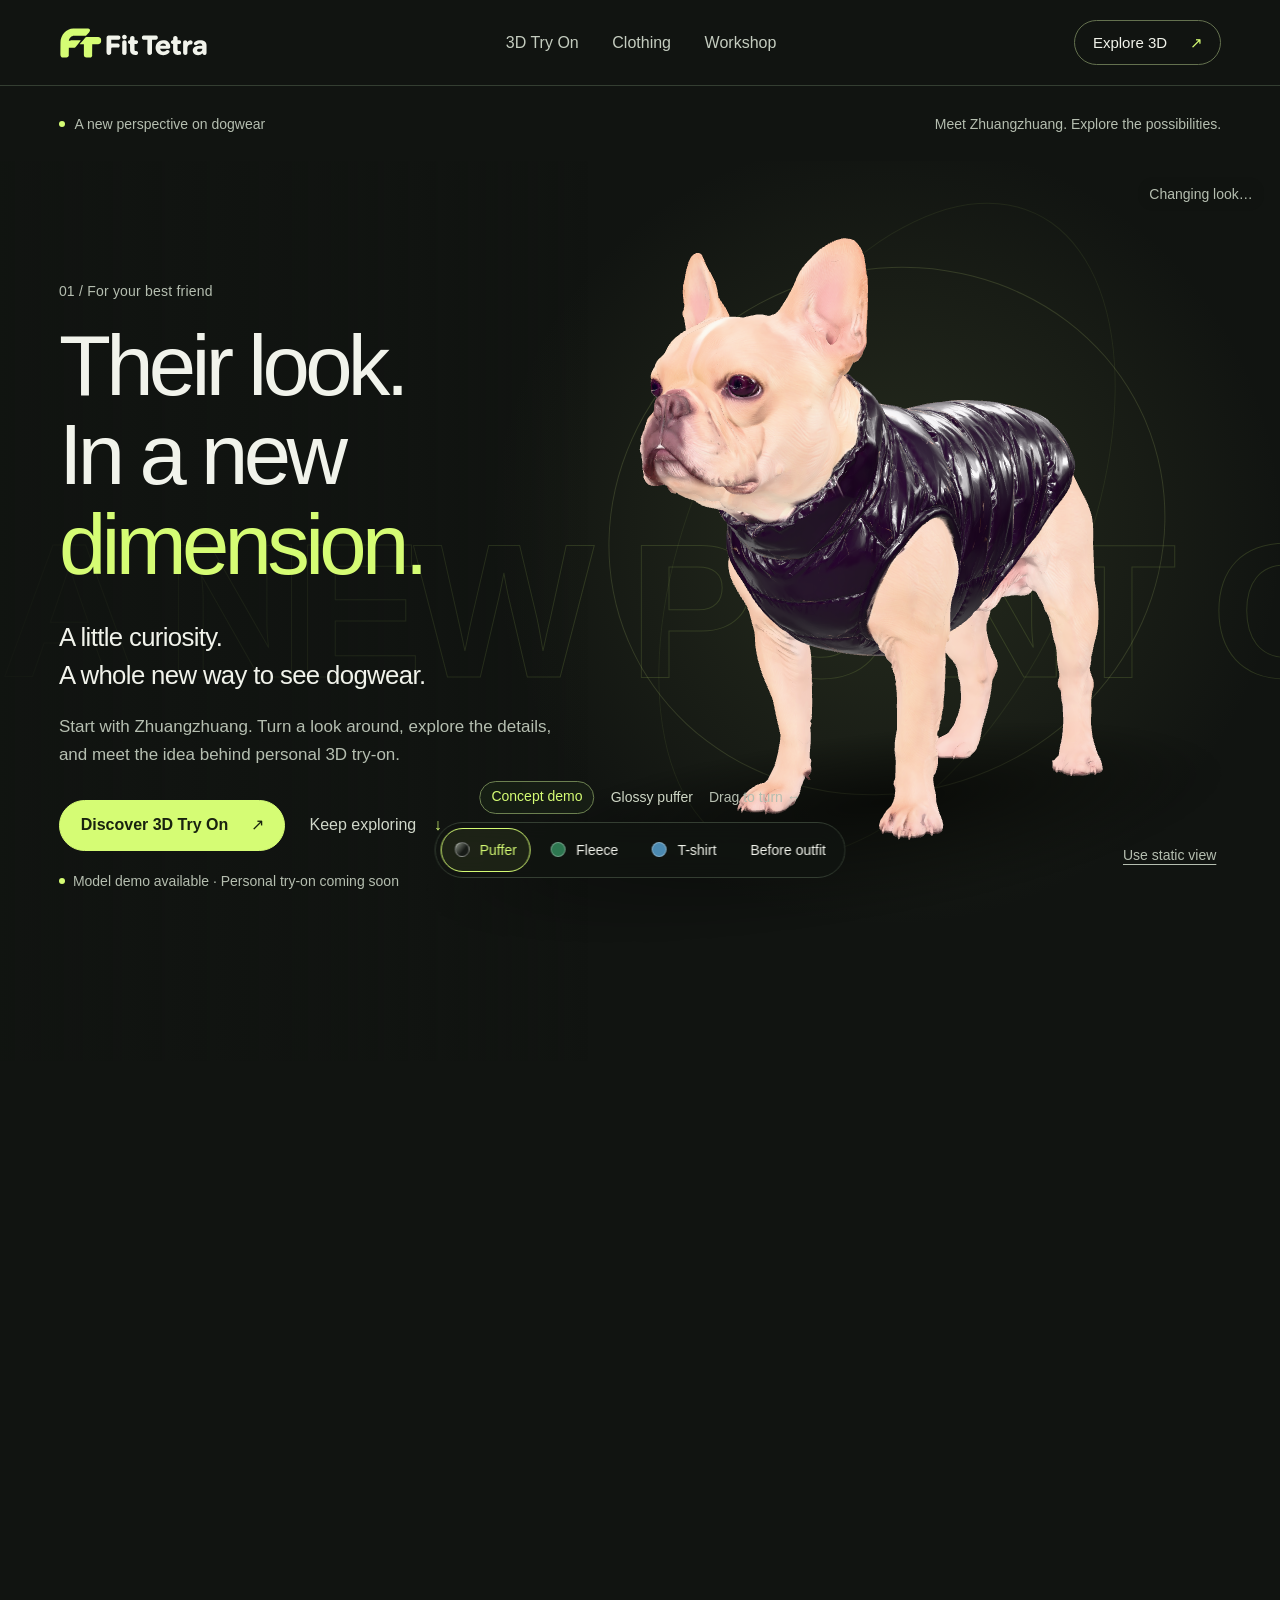
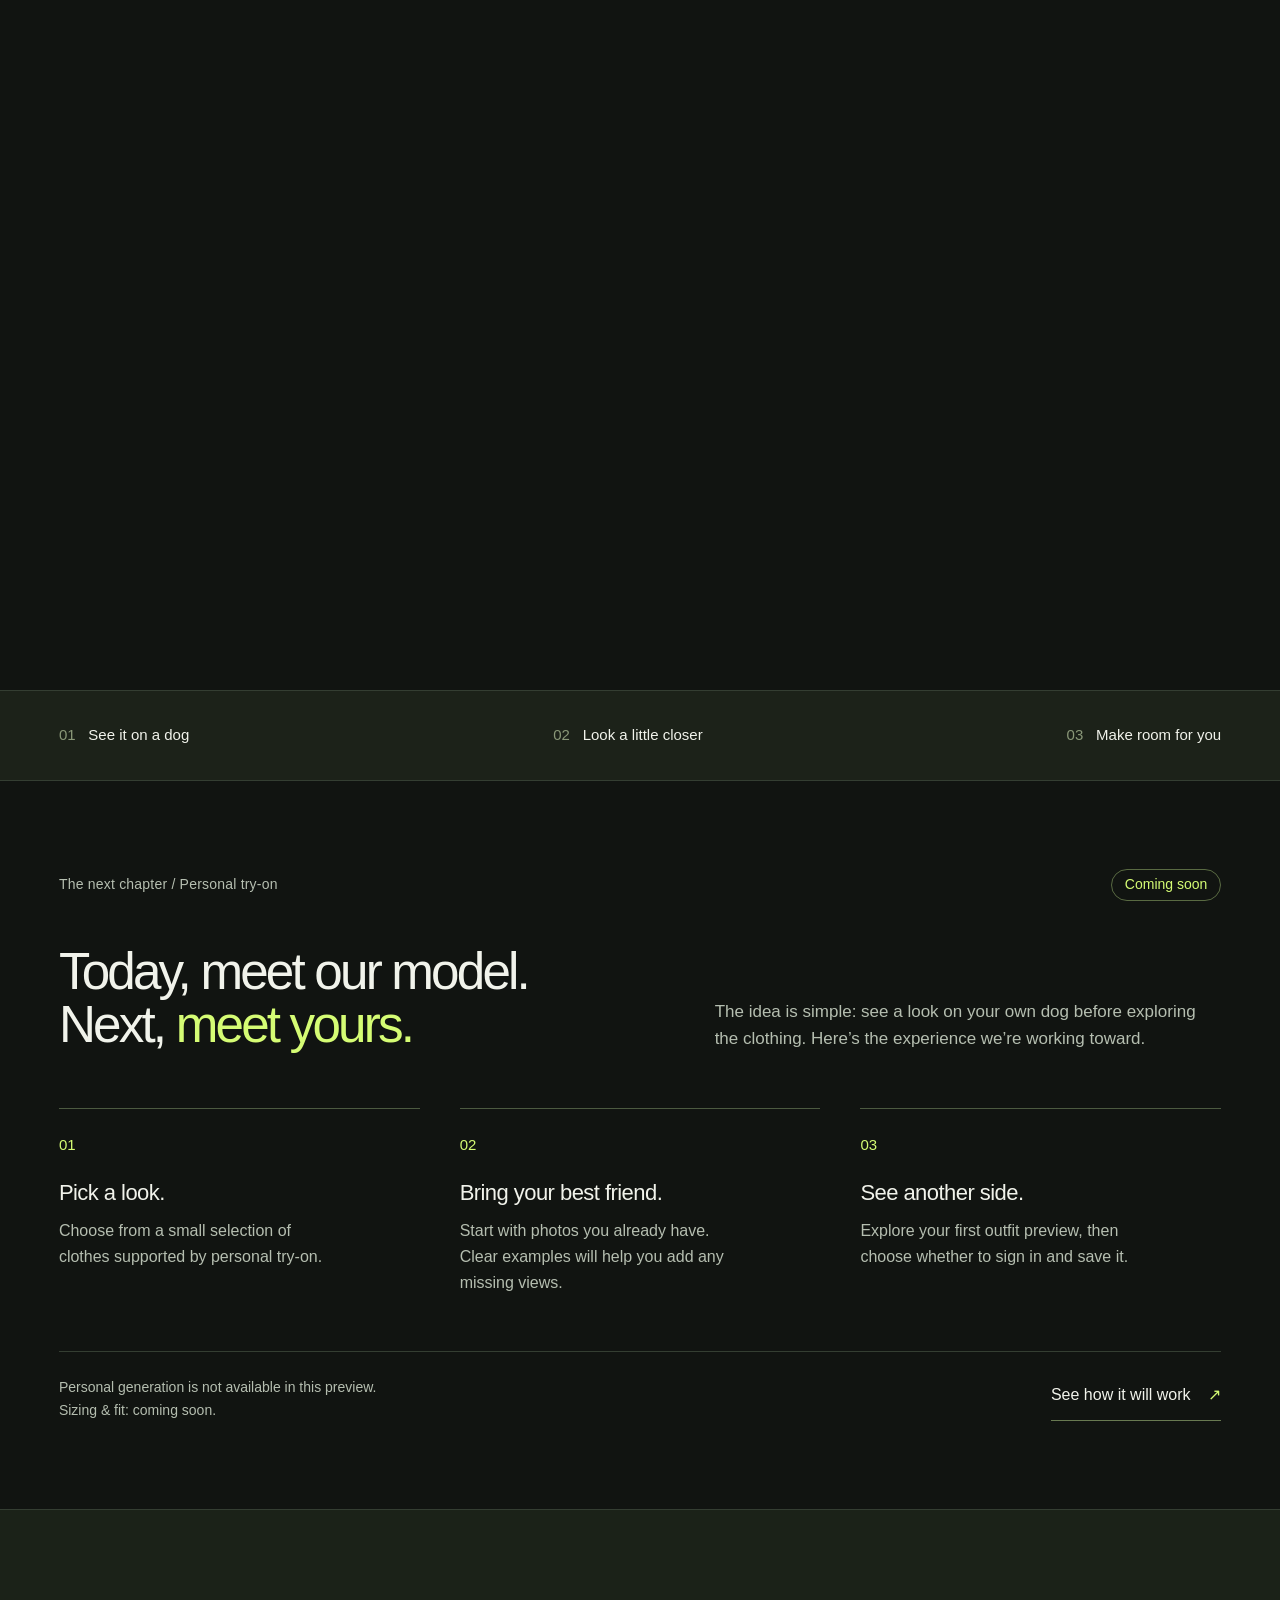
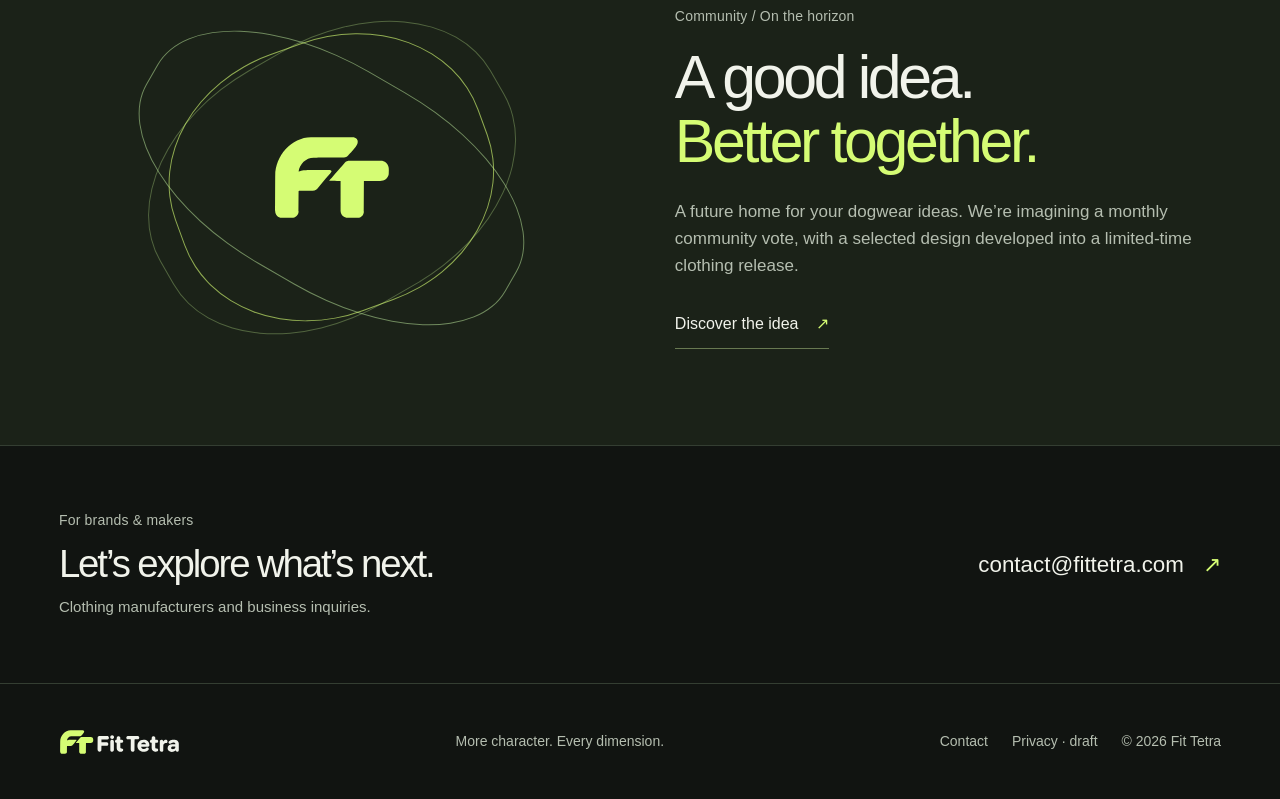
<file: index.html>
<!doctype html><html lang="en" class="no-js"><head>
<meta charset="utf-8"><meta name="viewport" content="width=device-width, initial-scale=1"><meta name="robots" content="noindex"><meta name="theme-color" content="#111411">
<title>Their look. In a new dimension. — Fit Tetra</title><meta name="description" content="Explore three interactive dogwear concepts with Zhuangzhuang. Personal 3D try-on, clothing and DIY are the next chapter.">
<link rel="icon" href="./favicon-32.png" sizes="32x32" type="image/png"><link rel="icon" href="./favicon.svg" type="image/svg+xml"><link rel="apple-touch-icon" href="./apple-touch-icon.png"><link rel="stylesheet" href="./styles.css"><script type="importmap">{"imports":{"three":"./vendor/three-0.183.2/build/three.module.min.js","three/addons/":"./vendor/three-0.183.2/addons/"}}</script><script type="module" src="./app.js"></script></head><body>
<a class="skip" href="#main">Skip to content</a>
<header class="header"><a class="brand" href="./" aria-label="Fit Tetra home"><img src="./brand/fit-tetra-logo.svg" alt="" width="149" height="32"></a><nav aria-label="Main navigation"><a href="./try-on.html">3D Try On</a><a href="./clothing.html">Clothing</a><a href="./workshop.html">Workshop</a></nav><a class="nav-cta" href="#explore">Explore 3D <span aria-hidden="true">↗</span></a></header>
<main id="main"><div class="intro-line wrap"><span><i class="live-dot" aria-hidden="true"></i> A new perspective on dogwear</span><span class="subtle">Meet Zhuangzhuang. Explore the possibilities.</span></div><section class="wardrobe-story wrap" aria-label="Three ideas, one wardrobe" data-wardrobe-story><div class="story-copies"><article class="story-copy" data-story-step="0" id="explore"><span class="eyebrow">01 / For your best friend</span><h1 id="hero-title">Their look.<br>In a new<br><em>dimension.</em></h1><p class="lead">A little curiosity.<br>A whole new way to see dogwear.</p><p>Start with Zhuangzhuang. Turn a look around, explore the details, and meet the idea behind personal 3D try-on.</p><div class="actions"><a class="button primary" href="./try-on.html">Discover 3D Try On <span aria-hidden="true">↗</span></a><a class="quiet-link" href="#for-brands">Keep exploring <span aria-hidden="true">↓</span></a></div><p class="availability"><span class="tiny-dot" aria-hidden="true"></span> Model demo available · Personal try-on coming soon</p></article><article class="story-copy" data-story-step="1" id="for-brands"><span class="eyebrow">02 / A closer look, before the cart</span><h2 id="brands-title">More detail.<br>More to<br><em>discover.</em></h2><p class="lead">From the first impression<br>to the folds in the fleece.</p><p>There’s more to a piece of clothing than a front-facing photo. Explore its shape and texture from another angle.</p><a class="text-link" href="./clothing.html">Meet the clothing concepts <span aria-hidden="true">↗</span></a><aside class="maker-note"><span class="eyebrow">For brands &amp; makers</span><p>We’re exploring how 3D previews can help people understand dogwear before they buy.</p><a href="./contact.html">Talk to Fit Tetra <span aria-hidden="true">↗</span></a></aside></article><article class="story-copy" data-story-step="2" id="make-it-yours"><span class="eyebrow">03 / A little more you</span><h2 id="diy-title">Their character.<br>Your creative<br><em>streak.</em></h2><p class="lead">For the looks you discover.<br>And the ones you dream up.</p><p>We’re building toward two ways to explore dogwear: a curated clothing collection and a workshop for your own ideas.</p><div class="actions"><a class="button primary" href="./workshop.html">Inside the Workshop <span aria-hidden="true">↗</span></a><a class="quiet-link" href="./clothing.html">Explore clothing</a></div><p class="availability">DIY tools &amp; shopping are coming soon.</p></article></div><div class="chapter-art wardrobe-panel">
      <div class="model-stage" data-stage data-model="0" tabindex="0" role="group" aria-label="Concept demo: Zhuangzhuang in a black glossy puffer jacket">
        <div class="orbit" aria-hidden="true"></div><div class="orbit orbit-two" aria-hidden="true"></div>
        <span class="model-backword" aria-hidden="true"><span>A new point of view — A new point of view — </span></span><div class="ground-glow" aria-hidden="true"></div>
        <img class="model-poster" src="./assets/v2/posters/zhuangzhuang-standing-black-puffer.webp" width="1600" height="1200" fetchpriority="high" alt="Zhuangzhuang, a cream French bulldog in a black glossy puffer jacket.">
        <div class="canvas-slot" aria-hidden="true"></div>
        <div class="model-caption"><span class="concept-tag">Concept demo</span><span data-model-label>01 — Glossy puffer</span><span class="drag-hint" aria-hidden="true">Drag to turn ↔</span></div>
      </div>
      <div class="look-picker wardrobe-picker" role="group" aria-label="Choose a concept outfit"><button data-look="0" aria-pressed="true" type="button"><span class="swatch black"></span>Puffer</button><button data-look="1" aria-pressed="false" type="button"><span class="swatch green"></span>Fleece</button><button data-look="2" aria-pressed="false" type="button"><span class="swatch blue"></span>T-shirt</button><button data-look="3" aria-pressed="false" type="button">Before outfit</button></div><div class="stage-toolbar"><button class="static-toggle" type="button" hidden>Use static view</button></div>
      <p class="stage-status" role="status">Static preview. Enable JavaScript for interactive 3D.</p>
    </div></section><nav class="chapter-navigation wrap" aria-label="Explore our three ideas"><a href="#explore"><span>01</span> See it on a dog</a><a href="#for-brands"><span>02</span> Look a little closer</a><a href="#make-it-yours"><span>03</span> Make room for you</a></nav><section class="how-section wrap" aria-labelledby="how-title"><div class="section-top"><span class="eyebrow">The next chapter / Personal try-on</span><span class="coming">Coming soon</span></div><div class="section-intro"><h2 id="how-title">Today, meet our model.<br>Next, <em>meet yours.</em></h2><p>The idea is simple: see a look on your own dog before exploring the clothing. Here’s the experience we’re working toward.</p></div><ol class="steps"><li><span class="step-number">01</span><h3>Pick a look.</h3><p>Choose from a small selection of clothes supported by personal try-on.</p></li><li><span class="step-number">02</span><h3>Bring your best friend.</h3><p>Start with photos you already have. Clear examples will help you add any missing views.</p></li><li><span class="step-number">03</span><h3>See another side.</h3><p>Explore your first outfit preview, then choose whether to sign in and save it.</p></li></ol><div class="section-foot"><p>Personal generation is not available in this preview. Sizing &amp; fit: coming soon.</p><a class="text-link" href="./try-on.html#how-it-will-work">See how it will work <span aria-hidden="true">↗</span></a></div></section>
<section class="community-section wrap" id="community" aria-labelledby="community-title"><div class="community-art" aria-hidden="true"><span class="thread thread-a"></span><span class="thread thread-b"></span><span class="thread thread-c"></span><span class="thread-center"><img src="./brand/fit-tetra-symbol.svg" alt="" width="125" height="90"></span></div><div><span class="eyebrow">Community / On the horizon</span><h2 id="community-title">A good idea.<br><em>Better together.</em></h2><p>A future home for your dogwear ideas. We’re imagining a monthly community vote, with a selected design developed into a limited-time clothing release.</p><a class="text-link" href="./workshop.html#community-drop">Discover the idea <span aria-hidden="true">↗</span></a></div></section><aside class="business wrap"><div><span class="eyebrow">For brands &amp; makers</span><h2>Let’s explore what’s next.</h2><p>Clothing manufacturers and business inquiries.</p></div><a class="contact-link" href="mailto:contact@fittetra.com">contact@fittetra.com <span aria-hidden="true">↗</span></a></aside></main>
<footer class="footer wrap"><a class="brand" href="./" aria-label="Fit Tetra home"><img src="./brand/fit-tetra-logo.svg" alt="" width="121" height="26"></a><span>More character. Every dimension.</span><nav aria-label="Footer"><a href="./contact.html">Contact</a><a href="./privacy.html">Privacy · draft</a><span>© 2026 Fit Tetra</span></nav></footer>
</body></html>
</file>
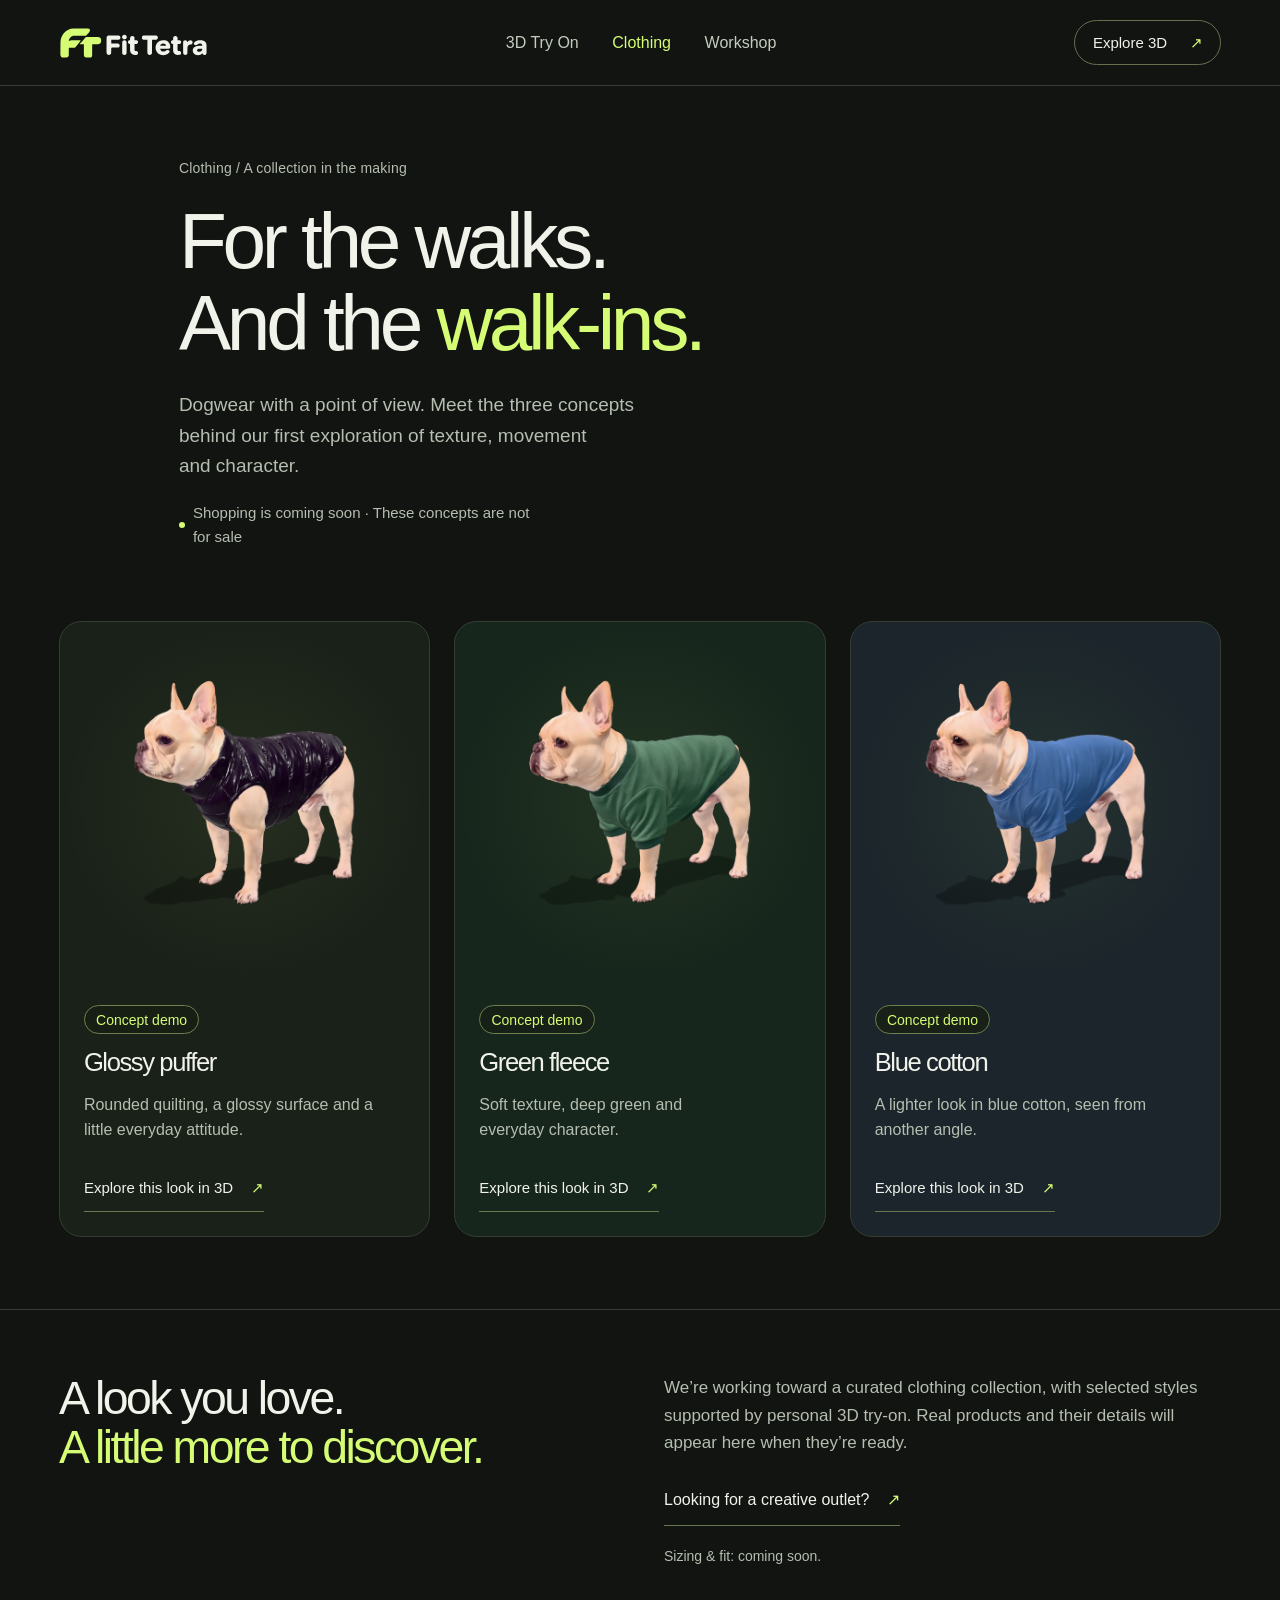
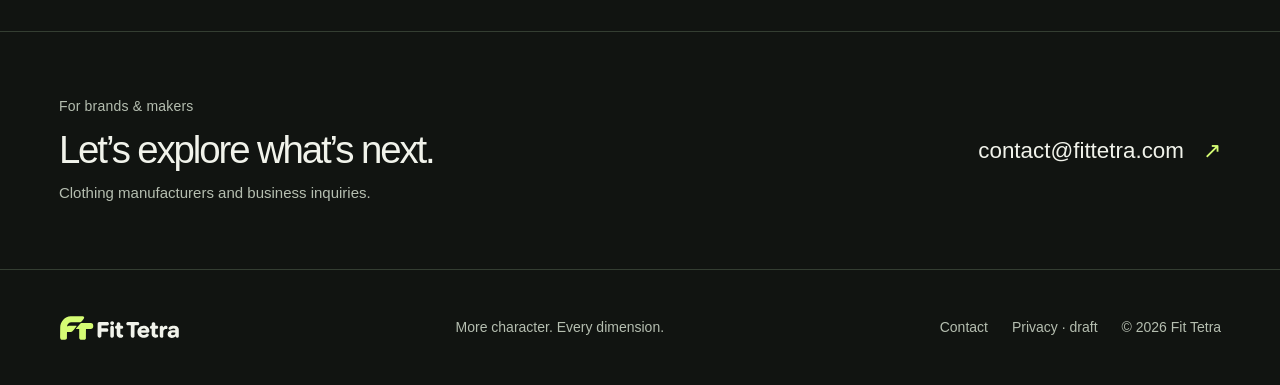
<file: clothing.html>
<!doctype html><html lang="en" class="no-js"><head>
<meta charset="utf-8"><meta name="viewport" content="width=device-width, initial-scale=1"><meta name="robots" content="noindex"><meta name="theme-color" content="#111411">
<title>Clothing concepts — Fit Tetra</title><meta name="description" content="Discover Fit Tetra’s three dogwear concepts. Clothing and shopping are coming soon.">
<link rel="icon" href="./favicon-32.png" sizes="32x32" type="image/png"><link rel="icon" href="./favicon.svg" type="image/svg+xml"><link rel="apple-touch-icon" href="./apple-touch-icon.png"><link rel="stylesheet" href="./styles.css"></head><body>
<a class="skip" href="#main">Skip to content</a>
<header class="header"><a class="brand" href="./" aria-label="Fit Tetra home"><img src="./brand/fit-tetra-logo.svg" alt="" width="149" height="32"></a><nav aria-label="Main navigation"><a href="./try-on.html">3D Try On</a><a href="./clothing.html" aria-current="page">Clothing</a><a href="./workshop.html">Workshop</a></nav><a class="nav-cta" href="./try-on.html#demo">Explore 3D <span aria-hidden="true">↗</span></a></header>
<main id="main"><div class="page-intro wrap"><span class="eyebrow">Clothing / A collection in the making</span><h1>For the walks.<br>And the <em>walk-ins.</em></h1><p>Dogwear with a point of view. Meet the three concepts behind our first exploration of texture, movement and character.</p><p class="availability"><span class="tiny-dot" aria-hidden="true"></span> Shopping is coming soon · These concepts are not for sale</p></div><div class="concept-grid wrap"><article class="concept-card"><div class="concept-card-image"><img src="./assets/v2/posters/zhuangzhuang-standing-black-puffer.webp" width="1600" height="1200" alt="Zhuangzhuang in a black glossy puffer jacket." fetchpriority="high"></div><div class="concept-card-content"><span class="concept-tag">Concept demo</span><h2>Glossy puffer</h2><p>Rounded quilting, a glossy surface and a little everyday attitude.</p><a class="text-link" href="./try-on.html?look=0#demo">Explore this look in 3D <span aria-hidden="true">↗</span></a></div></article><article class="concept-card"><div class="concept-card-image"><img src="./assets/v2/posters/zhuangzhuang-standing-green-fleece.webp" width="1600" height="1200" alt="Zhuangzhuang in a green fleece baseball jacket." loading="lazy"></div><div class="concept-card-content"><span class="concept-tag">Concept demo</span><h2>Green fleece</h2><p>Soft texture, deep green and everyday character.</p><a class="text-link" href="./try-on.html?look=1#demo">Explore this look in 3D <span aria-hidden="true">↗</span></a></div></article><article class="concept-card"><div class="concept-card-image"><img src="./assets/v2/posters/zhuangzhuang-standing-blue-tee.webp" width="1600" height="1200" alt="Zhuangzhuang in a blue cotton T-shirt." loading="lazy"></div><div class="concept-card-content"><span class="concept-tag">Concept demo</span><h2>Blue cotton</h2><p>A lighter look in blue cotton, seen from another angle.</p><a class="text-link" href="./try-on.html?look=2#demo">Explore this look in 3D <span aria-hidden="true">↗</span></a></div></article></div><section class="wide-statement wrap"><h2>A look you love.<br><em>A little more to discover.</em></h2><div><p>We’re working toward a curated clothing collection, with selected styles supported by personal 3D try-on. Real products and their details will appear here when they’re ready.</p><a class="text-link" href="./workshop.html">Looking for a creative outlet? <span aria-hidden="true">↗</span></a><p class="availability">Sizing &amp; fit: coming soon.</p></div></section><aside class="business wrap"><div><span class="eyebrow">For brands &amp; makers</span><h2>Let’s explore what’s next.</h2><p>Clothing manufacturers and business inquiries.</p></div><a class="contact-link" href="mailto:contact@fittetra.com">contact@fittetra.com <span aria-hidden="true">↗</span></a></aside></main>
<footer class="footer wrap"><a class="brand" href="./" aria-label="Fit Tetra home"><img src="./brand/fit-tetra-logo.svg" alt="" width="121" height="26"></a><span>More character. Every dimension.</span><nav aria-label="Footer"><a href="./contact.html">Contact</a><a href="./privacy.html">Privacy · draft</a><span>© 2026 Fit Tetra</span></nav></footer>
</body></html>
</file>
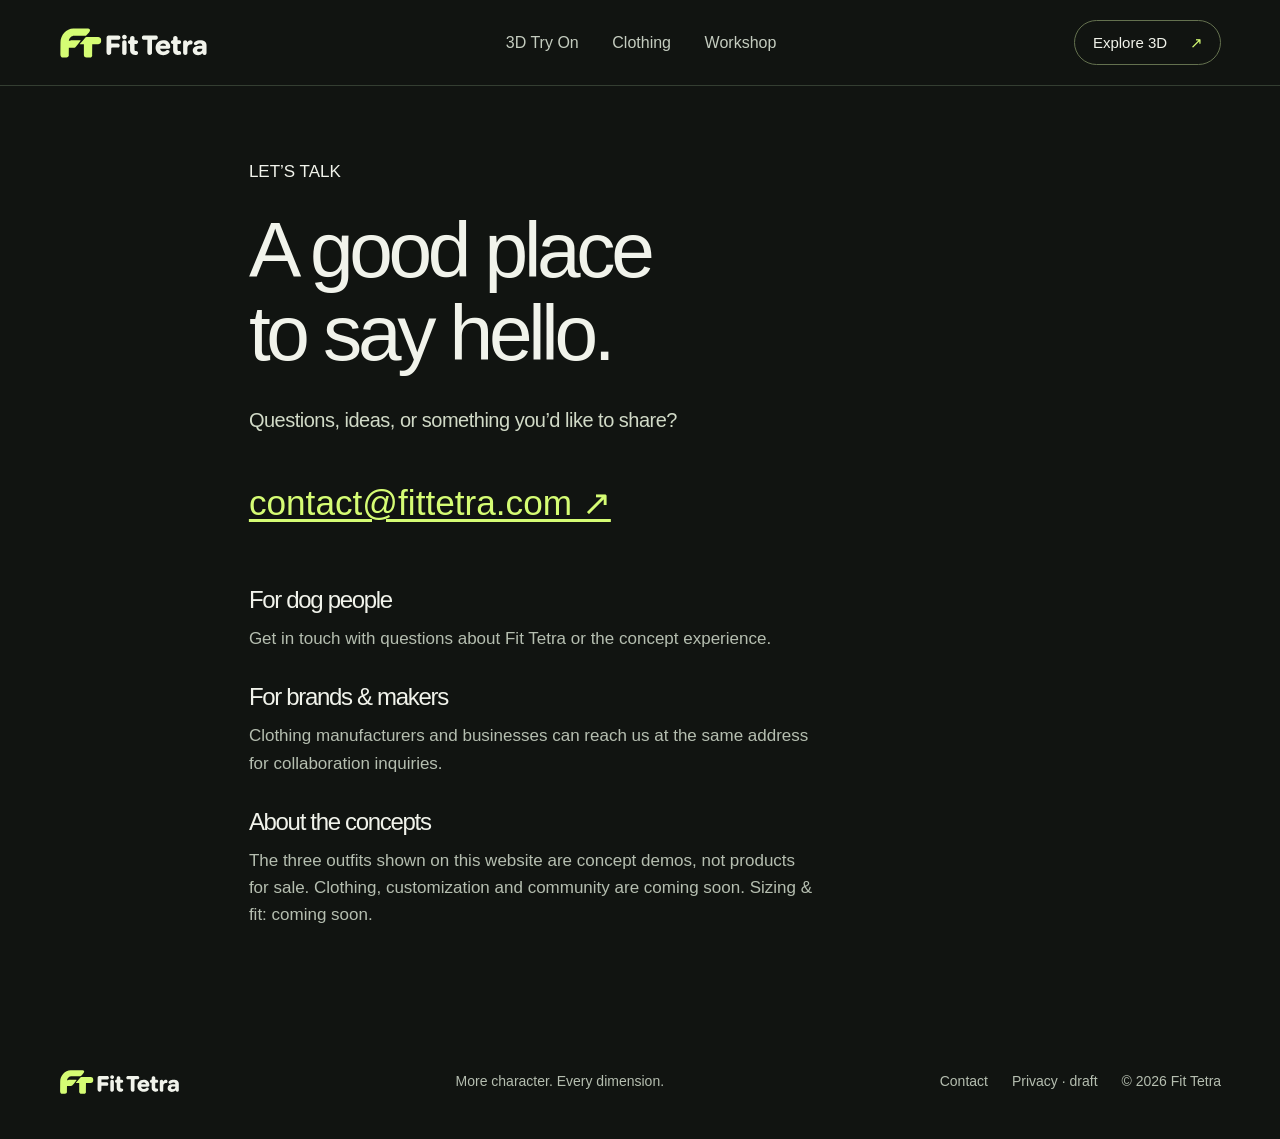
<file: contact.html>
<!doctype html><html lang="en" class="no-js"><head>
<meta charset="utf-8"><meta name="viewport" content="width=device-width, initial-scale=1"><meta name="robots" content="noindex"><meta name="theme-color" content="#111411">
<title>Contact — Fit Tetra</title><meta name="description" content="Contact Fit Tetra for general questions and business inquiries.">
<link rel="icon" href="./favicon-32.png" sizes="32x32" type="image/png"><link rel="icon" href="./favicon.svg" type="image/svg+xml"><link rel="apple-touch-icon" href="./apple-touch-icon.png"><link rel="stylesheet" href="./styles.css"></head><body>
<a class="skip" href="#main">Skip to content</a>
<header class="header"><a class="brand" href="./" aria-label="Fit Tetra home"><img src="./brand/fit-tetra-logo.svg" alt="" width="149" height="32"></a><nav aria-label="Main navigation"><a href="./try-on.html">3D Try On</a><a href="./clothing.html">Clothing</a><a href="./workshop.html">Workshop</a></nav><a class="nav-cta" href="./try-on.html#demo">Explore 3D <span aria-hidden="true">↗</span></a></header>
<main class="document" id="main"><span class="section-label">LET’S TALK</span><h1>A good place<br>to say hello.</h1><p class="lead">Questions, ideas, or something you’d like to share?</p><a class="contact-email" href="mailto:contact@fittetra.com">contact@fittetra.com ↗</a><h2>For dog people</h2><p>Get in touch with questions about Fit Tetra or the concept experience.</p><h2>For brands &amp; makers</h2><p>Clothing manufacturers and businesses can reach us at the same address for collaboration inquiries.</p><h2>About the concepts</h2><p>The three outfits shown on this website are concept demos, not products for sale. Clothing, customization and community are coming soon. Sizing &amp; fit: coming soon.</p></main>
<footer class="footer wrap"><a class="brand" href="./" aria-label="Fit Tetra home"><img src="./brand/fit-tetra-logo.svg" alt="" width="121" height="26"></a><span>More character. Every dimension.</span><nav aria-label="Footer"><a href="./contact.html">Contact</a><a href="./privacy.html">Privacy · draft</a><span>© 2026 Fit Tetra</span></nav></footer>
</body></html>
</file>
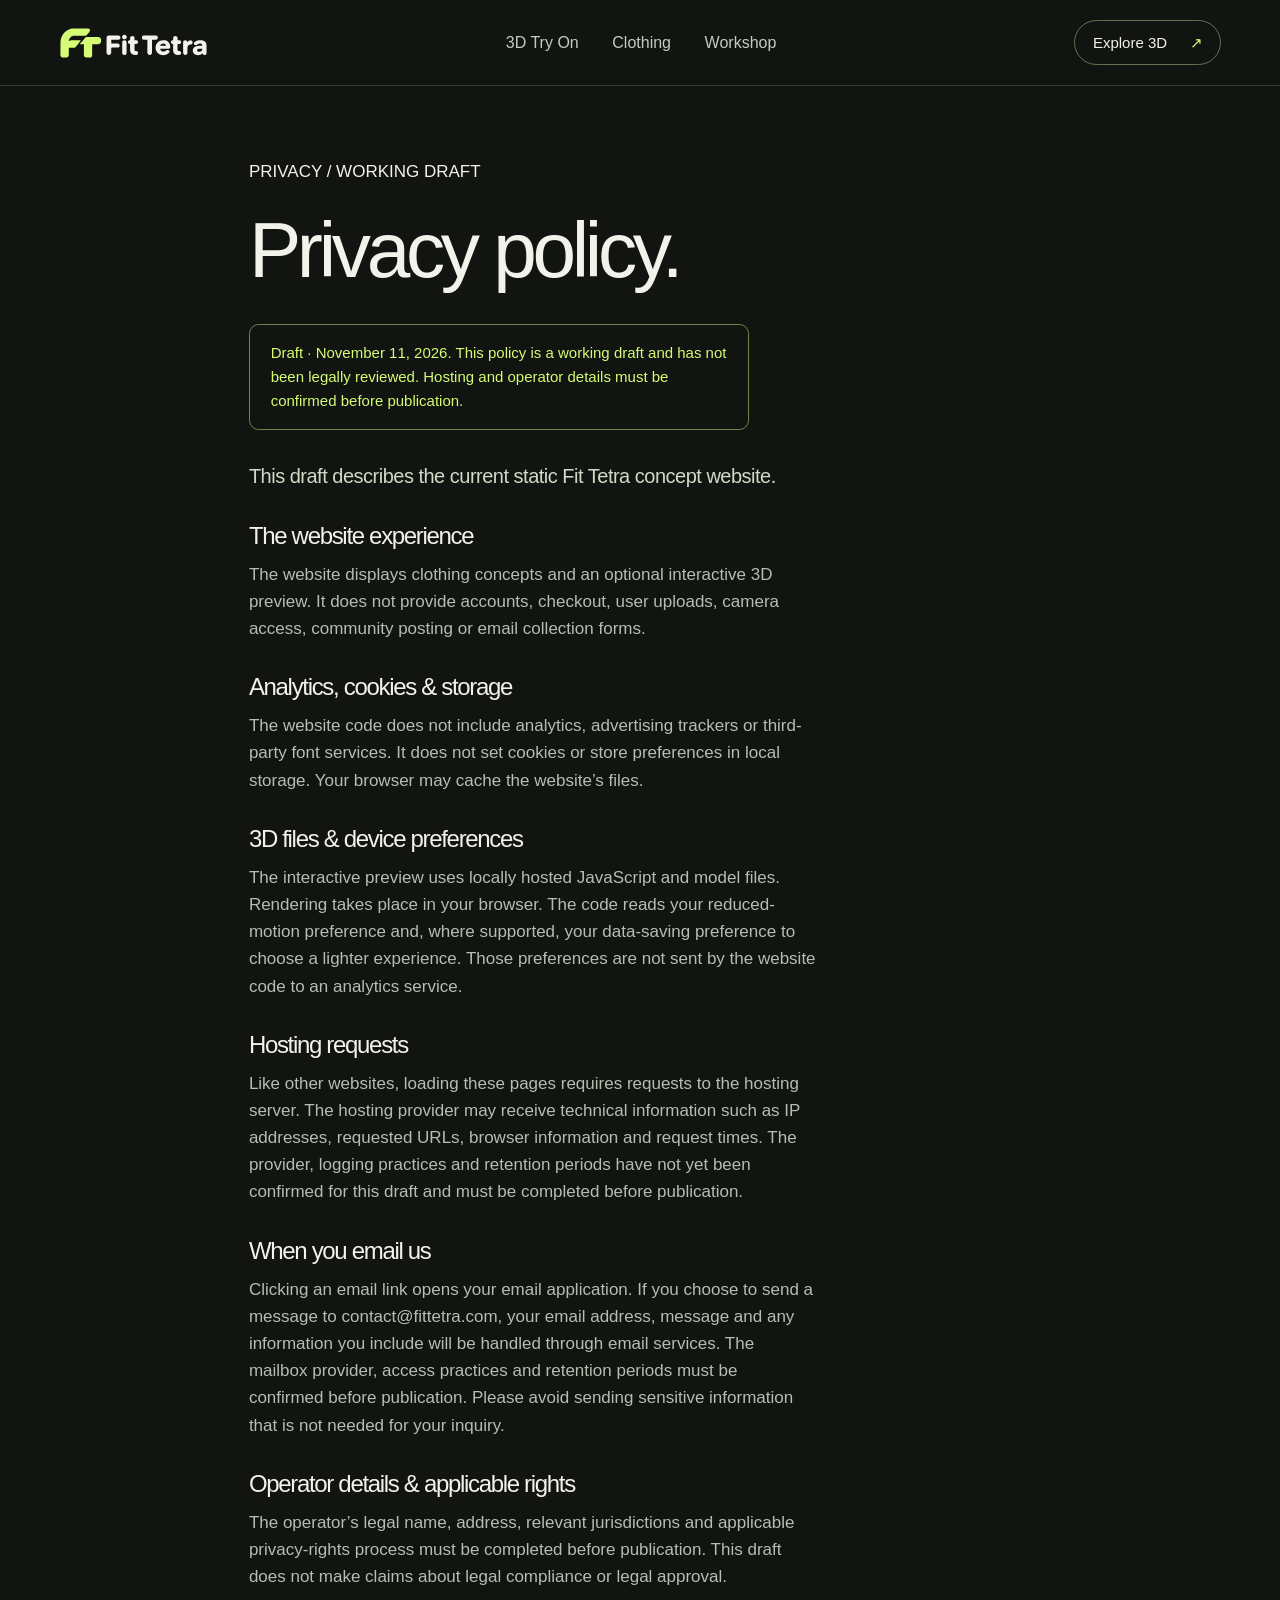
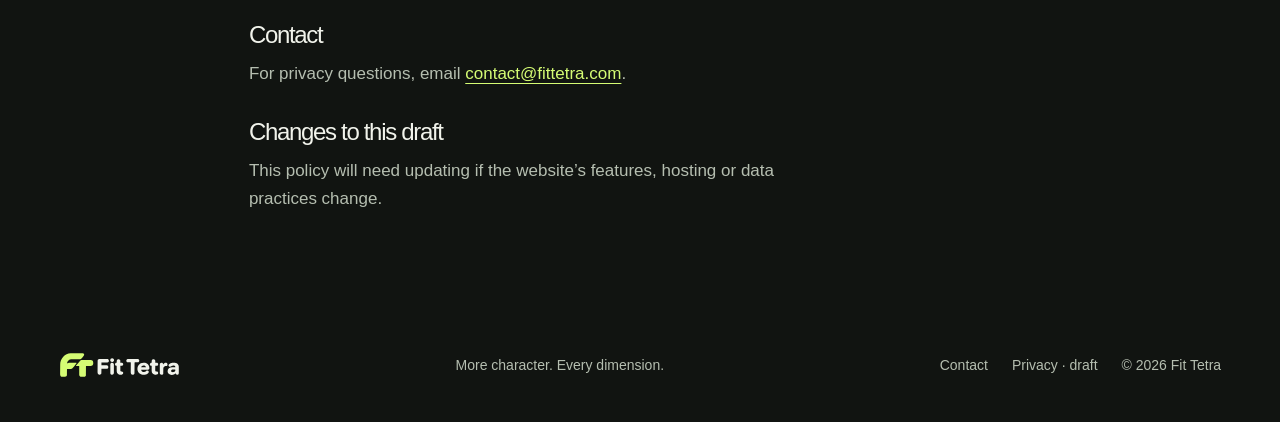
<file: privacy.html>
<!doctype html><html lang="en" class="no-js"><head>
<meta charset="utf-8"><meta name="viewport" content="width=device-width, initial-scale=1"><meta name="theme-color" content="#111411">
<title>Privacy policy · Draft — Fit Tetra</title><meta name="description" content="Working draft privacy policy for the Fit Tetra concept website."><meta name="robots" content="noindex">
<link rel="icon" href="./favicon-32.png" sizes="32x32" type="image/png"><link rel="icon" href="./favicon.svg" type="image/svg+xml"><link rel="apple-touch-icon" href="./apple-touch-icon.png"><link rel="stylesheet" href="./styles.css"></head><body>
<a class="skip" href="#main">Skip to content</a>
<header class="header"><a class="brand" href="./" aria-label="Fit Tetra home"><img src="./brand/fit-tetra-logo.svg" alt="" width="149" height="32"></a><nav aria-label="Main navigation"><a href="./try-on.html">3D Try On</a><a href="./clothing.html">Clothing</a><a href="./workshop.html">Workshop</a></nav><a class="nav-cta" href="./try-on.html#demo">Explore 3D <span aria-hidden="true">↗</span></a></header>
<main class="document" id="main"><span class="section-label">PRIVACY / WORKING DRAFT</span><h1>Privacy policy.</h1><p class="draft-notice">Draft · November 11, 2026. This policy is a working draft and has not been legally reviewed. Hosting and operator details must be confirmed before publication.</p><p class="lead">This draft describes the current static Fit Tetra concept website.</p><h2>The website experience</h2><p>The website displays clothing concepts and an optional interactive 3D preview. It does not provide accounts, checkout, user uploads, camera access, community posting or email collection forms.</p><h2>Analytics, cookies &amp; storage</h2><p>The website code does not include analytics, advertising trackers or third-party font services. It does not set cookies or store preferences in local storage. Your browser may cache the website’s files.</p><h2>3D files &amp; device preferences</h2><p>The interactive preview uses locally hosted JavaScript and model files. Rendering takes place in your browser. The code reads your reduced-motion preference and, where supported, your data-saving preference to choose a lighter experience. Those preferences are not sent by the website code to an analytics service.</p><h2>Hosting requests</h2><p>Like other websites, loading these pages requires requests to the hosting server. The hosting provider may receive technical information such as IP addresses, requested URLs, browser information and request times. The provider, logging practices and retention periods have not yet been confirmed for this draft and must be completed before publication.</p><h2>When you email us</h2><p>Clicking an email link opens your email application. If you choose to send a message to contact@fittetra.com, your email address, message and any information you include will be handled through email services. The mailbox provider, access practices and retention periods must be confirmed before publication. Please avoid sending sensitive information that is not needed for your inquiry.</p><h2>Operator details &amp; applicable rights</h2><p>The operator’s legal name, address, relevant jurisdictions and applicable privacy-rights process must be completed before publication. This draft does not make claims about legal compliance or legal approval.</p><h2>Contact</h2><p>For privacy questions, email <a href="mailto:contact@fittetra.com">contact@fittetra.com</a>.</p><h2>Changes to this draft</h2><p>This policy will need updating if the website’s features, hosting or data practices change.</p></main>
<footer class="footer wrap"><a class="brand" href="./" aria-label="Fit Tetra home"><img src="./brand/fit-tetra-logo.svg" alt="" width="121" height="26"></a><span>More character. Every dimension.</span><nav aria-label="Footer"><a href="./contact.html">Contact</a><a href="./privacy.html">Privacy · draft</a><span>© 2026 Fit Tetra</span></nav></footer>
</body></html>
</file>
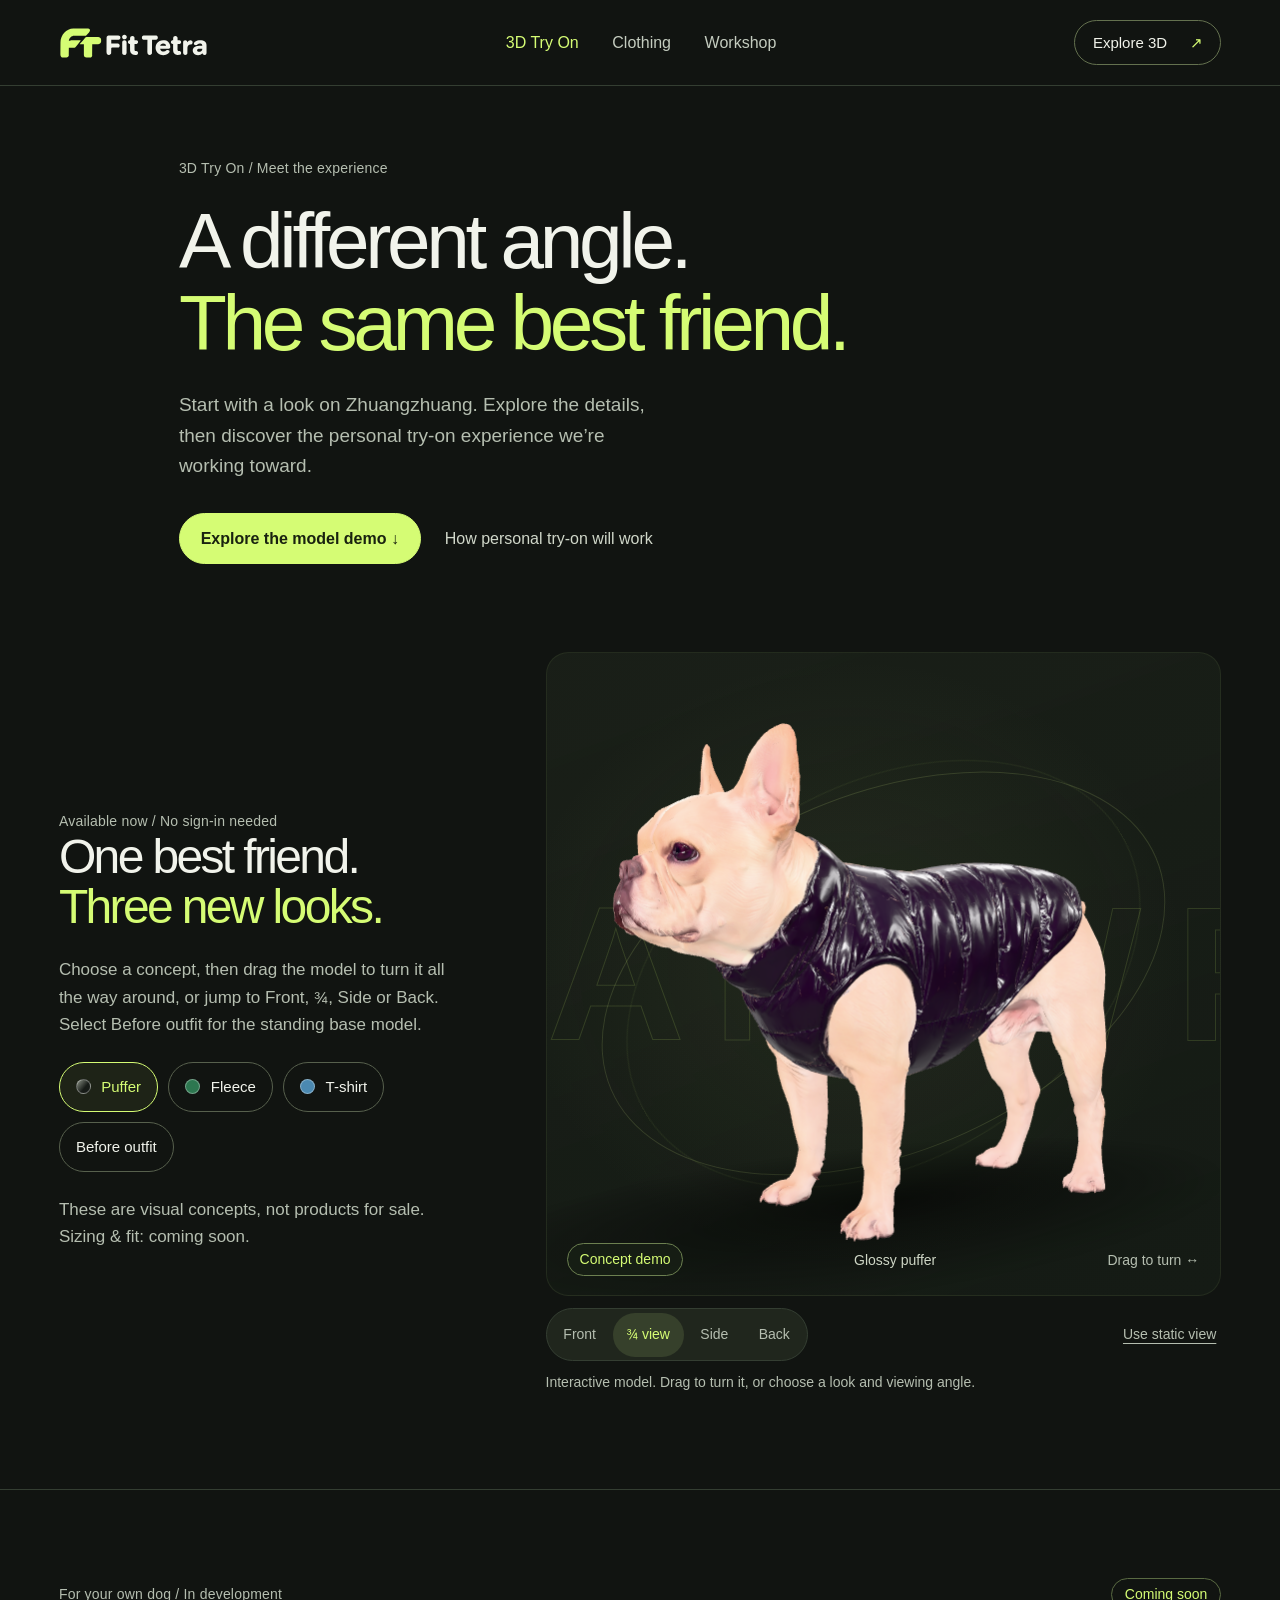
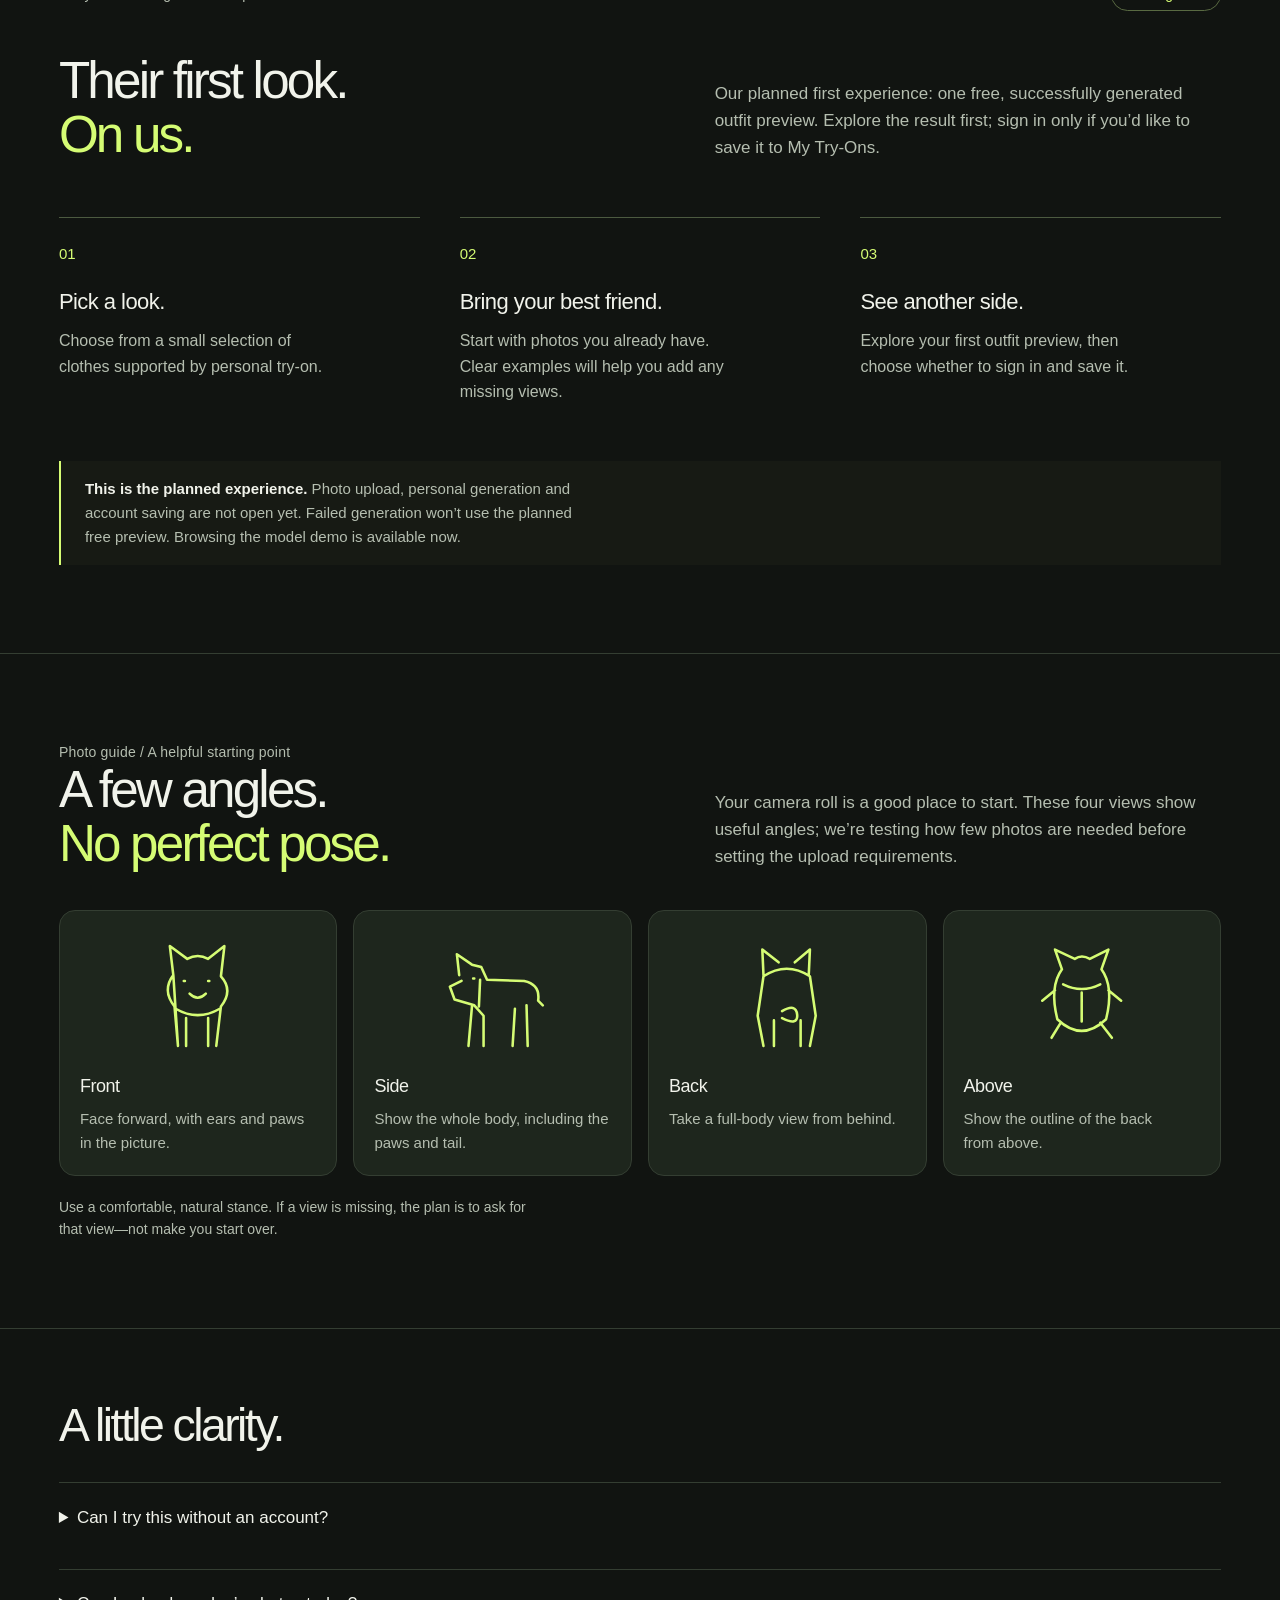
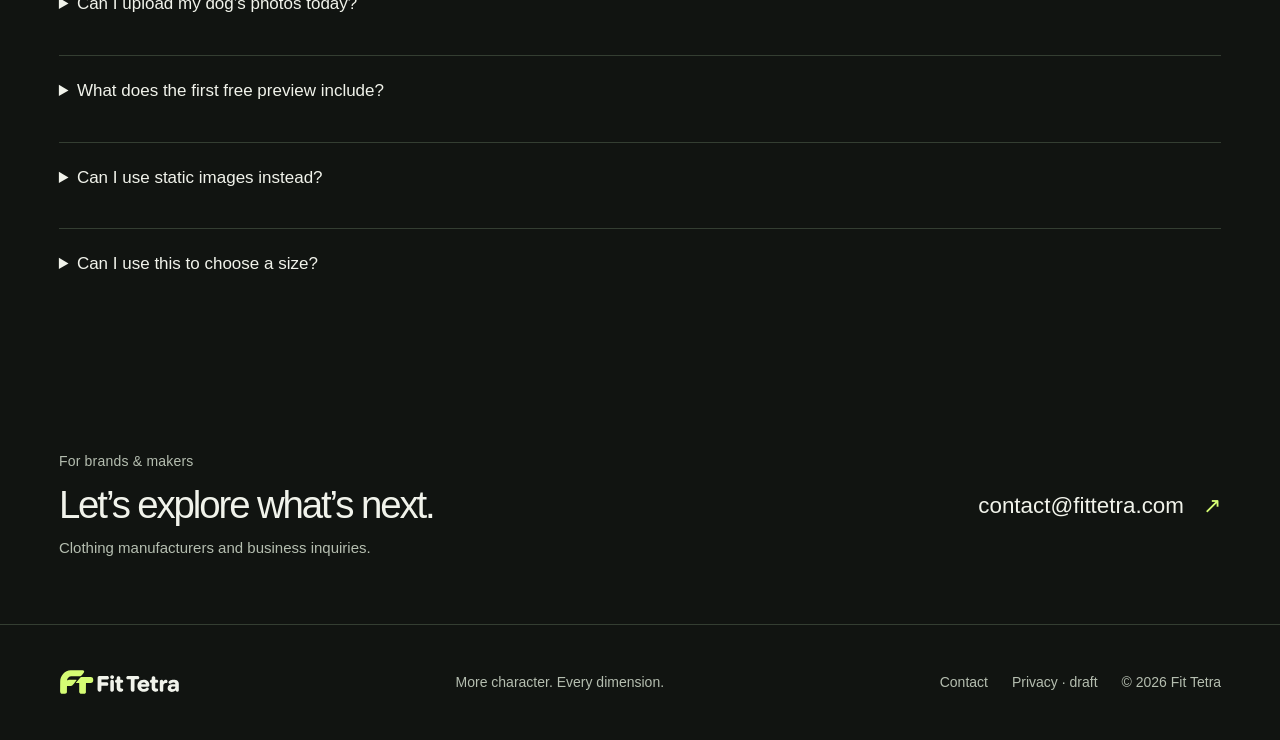
<file: try-on.html>
<!doctype html><html lang="en" class="no-js"><head>
<meta charset="utf-8"><meta name="viewport" content="width=device-width, initial-scale=1"><meta name="robots" content="noindex"><meta name="theme-color" content="#111411">
<title>3D Try On — Fit Tetra</title><meta name="description" content="Explore the free model demo and learn about the planned personal 3D outfit preview for your dog.">
<link rel="icon" href="./favicon-32.png" sizes="32x32" type="image/png"><link rel="icon" href="./favicon.svg" type="image/svg+xml"><link rel="apple-touch-icon" href="./apple-touch-icon.png"><link rel="stylesheet" href="./styles.css"><script type="importmap">{"imports":{"three":"./vendor/three-0.183.2/build/three.module.min.js","three/addons/":"./vendor/three-0.183.2/addons/"}}</script><script type="module" src="./app.js"></script></head><body>
<a class="skip" href="#main">Skip to content</a>
<header class="header"><a class="brand" href="./" aria-label="Fit Tetra home"><img src="./brand/fit-tetra-logo.svg" alt="" width="149" height="32"></a><nav aria-label="Main navigation"><a href="./try-on.html" aria-current="page">3D Try On</a><a href="./clothing.html">Clothing</a><a href="./workshop.html">Workshop</a></nav><a class="nav-cta" href="./try-on.html#demo">Explore 3D <span aria-hidden="true">↗</span></a></header>
<main id="main"><div class="page-intro wrap"><span class="eyebrow">3D Try On / Meet the experience</span><h1>A different angle.<br><em>The same best friend.</em></h1><p>Start with a look on Zhuangzhuang. Explore the details, then discover the personal try-on experience we’re working toward.</p><div class="actions"><a class="button primary" href="#demo">Explore the model demo ↓</a><a class="quiet-link" href="#how-it-will-work">How personal try-on will work</a></div></div>
<section class="demo-section wrap" id="demo" aria-labelledby="demo-title"><div class="demo-copy"><span class="eyebrow">Available now / No sign-in needed</span><h2 id="demo-title">One best friend.<br><em>Three new looks.</em></h2><p>Choose a concept, then drag the model to turn it all the way around, or jump to Front, ¾, Side or Back. Select Before outfit for the standing base model.</p><div class="look-picker" role="group" aria-label="Choose a concept"><button data-look="0" aria-pressed="true" type="button"><span class="swatch black"></span>Puffer</button><button data-look="1" aria-pressed="false" type="button"><span class="swatch green"></span>Fleece</button><button data-look="2" aria-pressed="false" type="button"><span class="swatch blue"></span>T-shirt</button><button data-look="3" aria-pressed="false" type="button">Before outfit</button></div><p>These are visual concepts, not products for sale. Sizing &amp; fit: coming soon.</p><noscript><p>JavaScript is off. The puffer preview is shown here; all three static concepts are available on the <a class="text-link" href="./clothing.html">clothing page ↗</a>.</p></noscript></div><div class="chapter-art">
      <div class="model-stage" data-stage data-model="0" tabindex="0" role="group" aria-label="Concept demo: Zhuangzhuang in a black glossy puffer jacket">
        <div class="orbit" aria-hidden="true"></div><div class="orbit orbit-two" aria-hidden="true"></div>
        <span class="model-backword" aria-hidden="true"><span>A new point of view — A new point of view — </span></span><div class="ground-glow" aria-hidden="true"></div>
        <img class="model-poster" src="./assets/v2/posters/zhuangzhuang-standing-black-puffer.webp" width="1600" height="1200" fetchpriority="high" alt="Zhuangzhuang, a cream French bulldog in a black glossy puffer jacket.">
        <div class="canvas-slot" aria-hidden="true"></div>
        <div class="model-caption"><span class="concept-tag">Concept demo</span><span data-model-label>01 — Glossy puffer</span><span class="drag-hint" aria-hidden="true">Drag to turn ↔</span></div>
      </div>
      <div class="stage-toolbar"><div class="angle-controls" role="group" aria-label="Viewing angle">
        <button data-angle="front" aria-pressed="false" type="button">Front</button><button data-angle="detail" aria-pressed="true" type="button">¾ view</button><button data-angle="side" aria-pressed="false" type="button">Side</button><button data-angle="back" aria-pressed="false" type="button">Back</button>
      </div><button class="static-toggle" type="button" hidden>Use static view</button></div>
      <p class="stage-status" role="status">Static preview. Enable JavaScript for interactive 3D.</p>
    </div></section>
<section class="how-section wrap" id="how-it-will-work" aria-labelledby="personal-title"><div class="section-top"><span class="eyebrow">For your own dog / In development</span><span class="coming">Coming soon</span></div><div class="section-intro"><h2 id="personal-title">Their first look.<br><em>On us.</em></h2><p>Our planned first experience: one free, successfully generated outfit preview. Explore the result first; sign in only if you’d like to save it to My Try-Ons.</p></div><ol class="steps"><li><span class="step-number">01</span><h3>Pick a look.</h3><p>Choose from a small selection of clothes supported by personal try-on.</p></li><li><span class="step-number">02</span><h3>Bring your best friend.</h3><p>Start with photos you already have. Clear examples will help you add any missing views.</p></li><li><span class="step-number">03</span><h3>See another side.</h3><p>Explore your first outfit preview, then choose whether to sign in and save it.</p></li></ol><div class="planned-note"><p><strong>This is the planned experience.</strong> Photo upload, personal generation and account saving are not open yet. Failed generation won’t use the planned free preview. Browsing the model demo is available now.</p></div></section>
<section class="how-section wrap" aria-labelledby="photos-title"><span class="eyebrow">Photo guide / A helpful starting point</span><div class="section-intro"><h2 id="photos-title">A few angles.<br><em>No perfect pose.</em></h2><p>Your camera roll is a good place to start. These four views show useful angles; we’re testing how few photos are needed before setting the upload requirements.</p></div><div class="photo-guide"><div class="photo-view"><svg viewBox="0 0 105 112" aria-hidden="true"><path d="M31 38 28 13 43 24Q52 19 61 24L75 13 72 39Q83 51 72 65L68 99M35 99 32 65Q21 51 31 38ZM40 43h1m20 0h1M45 54q7 7 14 0M33 67q19 11 38 0M42 75v24m19-24v24"/></svg><h3>Front</h3><p>Face forward, with ears and paws in the picture.</p></div><div class="photo-view"><svg viewBox="0 0 105 112" aria-hidden="true"><path d="M24 38 22 20 35 29 43 31 48 42 80 43Q94 46 92 60L96 64M26 43 16 48 20 59 37 64 45 73 45 99M35 65 32 99M82 64 83 99M72 67 70 99M42 42 41 65M36 41h1"/></svg><h3>Side</h3><p>Show the whole body, including the paws and tail.</p></div><div class="photo-view"><svg viewBox="0 0 105 112" aria-hidden="true"><path d="M32 38 31 16 45 27M71 38 72 16 59 27M32 39Q52 26 72 39L77 73 72 99M32 99 27 73 32 39M41 77v22m23-22v22M48 69q12-7 13 3t-13 3"/></svg><h3>Back</h3><p>Take a full-body view from behind.</p></div><div class="photo-view"><svg viewBox="0 0 105 112" aria-hidden="true"><path d="M35 33 29 16 46 24Q52 20 59 24L75 16 69 33Q80 48 73 76Q52 96 31 76Q24 48 35 33ZM36 46q16 8 32 0M52 53v25M29 51 18 60m57-9 11 9M34 79 26 92m42-13 10 13"/></svg><h3>Above</h3><p>Show the outline of the back from above.</p></div></div><p class="availability">Use a comfortable, natural stance. If a view is missing, the plan is to ask for that view—not make you start over.</p></section>
<section class="faq wrap" aria-labelledby="faq-title"><h2 id="faq-title">A little clarity.</h2><details><summary>Can I try this without an account?</summary><p>Yes. Explore all three outfit concepts and the base model without signing in. For future personal try-on, we plan to let you see your result before deciding whether to sign in and save it.</p></details><details><summary>Can I upload my dog’s photos today?</summary><p>Not yet. This preview demonstrates the model experience and explains what we’re building. There is no photo upload or personal generation in this version.</p></details><details><summary>What does the first free preview include?</summary><p>The planned offer is one successfully generated 3D outfit preview, with one supported clothing choice. It isn’t an unlimited wardrobe or unlimited regeneration. Launch details will be shown before you submit photos.</p></details><details><summary>Can I use static images instead?</summary><p>Yes. Select Use static view. Reduced motion keeps the experience in static images. Static previews are also shown for supported data-saving settings or when 3D is unavailable.</p></details><details><summary>Can I use this to choose a size?</summary><p>Sizing &amp; fit: coming soon.</p></details></section><aside class="business wrap"><div><span class="eyebrow">For brands &amp; makers</span><h2>Let’s explore what’s next.</h2><p>Clothing manufacturers and business inquiries.</p></div><a class="contact-link" href="mailto:contact@fittetra.com">contact@fittetra.com <span aria-hidden="true">↗</span></a></aside></main>
<footer class="footer wrap"><a class="brand" href="./" aria-label="Fit Tetra home"><img src="./brand/fit-tetra-logo.svg" alt="" width="121" height="26"></a><span>More character. Every dimension.</span><nav aria-label="Footer"><a href="./contact.html">Contact</a><a href="./privacy.html">Privacy · draft</a><span>© 2026 Fit Tetra</span></nav></footer>
</body></html>
</file>
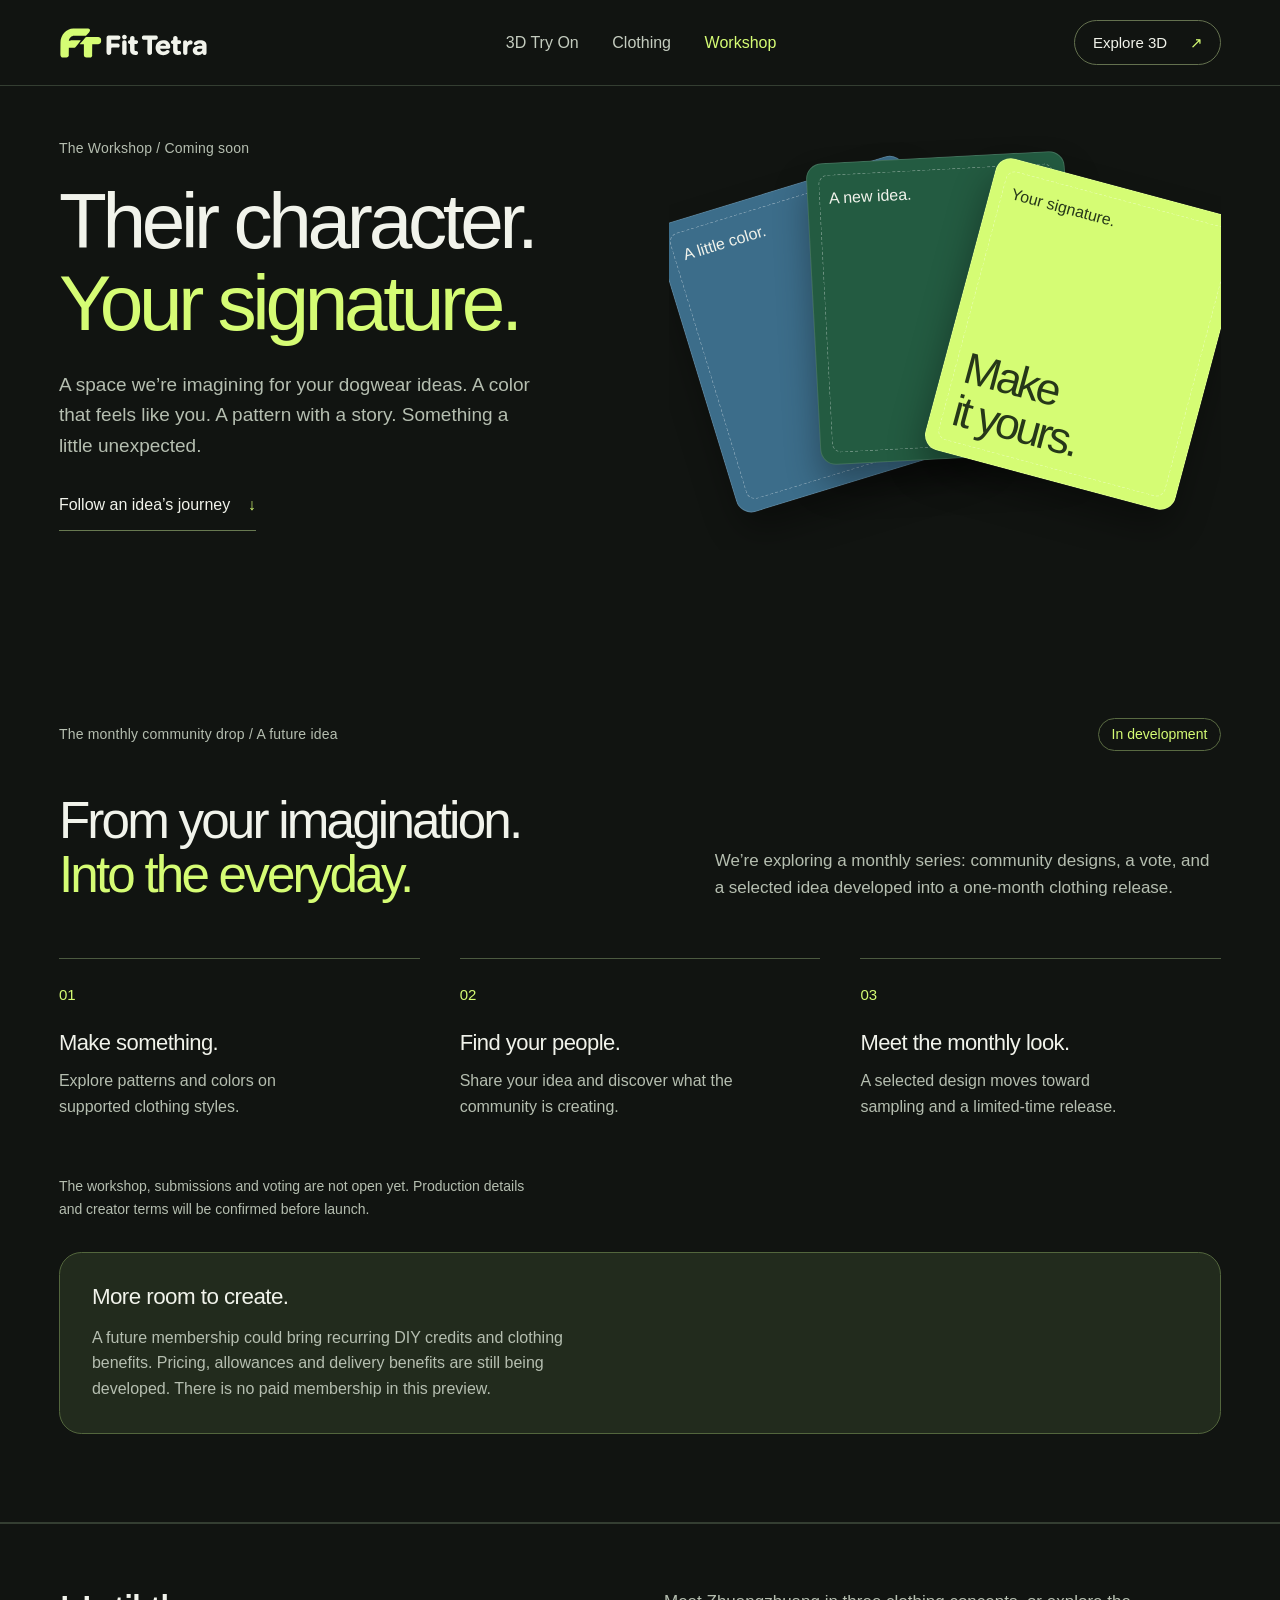
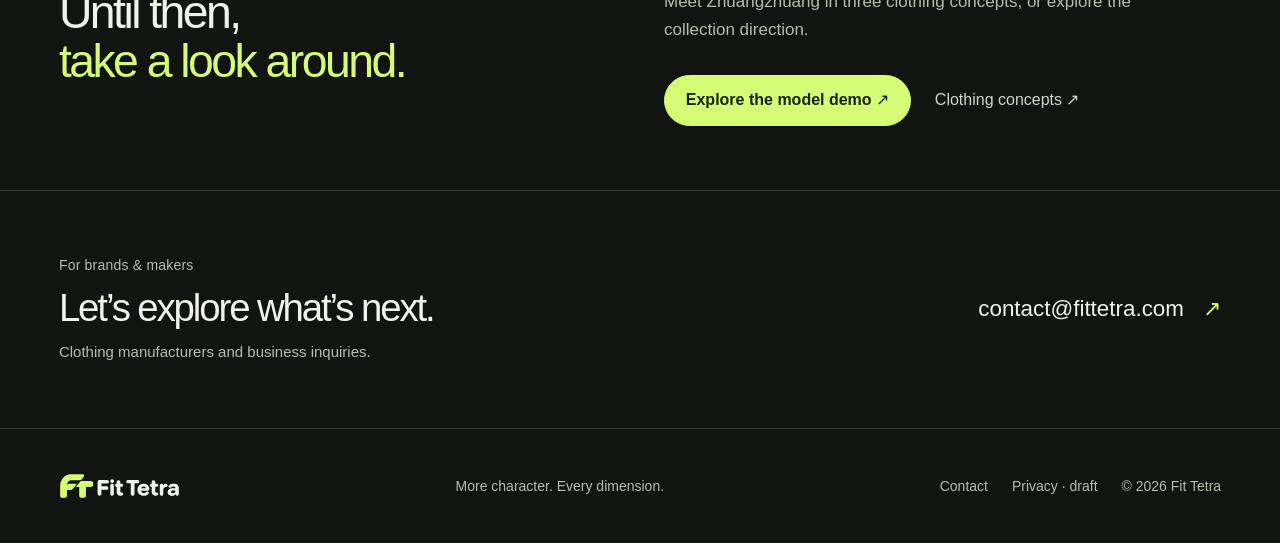
<file: workshop.html>
<!doctype html><html lang="en" class="no-js"><head>
<meta charset="utf-8"><meta name="viewport" content="width=device-width, initial-scale=1"><meta name="robots" content="noindex"><meta name="theme-color" content="#111411">
<title>The Workshop — Fit Tetra</title><meta name="description" content="Explore Fit Tetra’s future DIY workshop, membership direction and monthly community clothing release concept.">
<link rel="icon" href="./favicon-32.png" sizes="32x32" type="image/png"><link rel="icon" href="./favicon.svg" type="image/svg+xml"><link rel="apple-touch-icon" href="./apple-touch-icon.png"><link rel="stylesheet" href="./styles.css"></head><body>
<a class="skip" href="#main">Skip to content</a>
<header class="header"><a class="brand" href="./" aria-label="Fit Tetra home"><img src="./brand/fit-tetra-logo.svg" alt="" width="149" height="32"></a><nav aria-label="Main navigation"><a href="./try-on.html">3D Try On</a><a href="./clothing.html">Clothing</a><a href="./workshop.html" aria-current="page">Workshop</a></nav><a class="nav-cta" href="./try-on.html#demo">Explore 3D <span aria-hidden="true">↗</span></a></header>
<main id="main"><section class="workshop-hero wrap"><div class="page-intro"><span class="eyebrow">The Workshop / Coming soon</span><h1>Their character.<br><em>Your signature.</em></h1><p>A space we’re imagining for your dogwear ideas. A color that feels like you. A pattern with a story. Something a little unexpected.</p><a class="text-link" href="#community-drop">Follow an idea’s journey <span aria-hidden="true">↓</span></a></div><div class="palette-art" aria-label="Original illustration of overlapping blue, green and lime design samples"><div class="fabric fabric-a"><span>A little color.</span></div><div class="fabric fabric-b"><span>A new idea.</span></div><div class="fabric fabric-c"><span>Your signature.</span><b>Make<br>it yours.</b></div></div></section>
<section class="how-section wrap" id="community-drop" aria-labelledby="drop-title"><div class="section-top"><span class="eyebrow">The monthly community drop / A future idea</span><span class="coming">In development</span></div><div class="section-intro"><h2 id="drop-title">From your imagination.<br><em>Into the everyday.</em></h2><p>We’re exploring a monthly series: community designs, a vote, and a selected idea developed into a one-month clothing release.</p></div><ol class="steps"><li><span class="step-number">01</span><h3>Make something.</h3><p>Explore patterns and colors on supported clothing styles.</p></li><li><span class="step-number">02</span><h3>Find your people.</h3><p>Share your idea and discover what the community is creating.</p></li><li><span class="step-number">03</span><h3>Meet the monthly look.</h3><p>A selected design moves toward sampling and a limited-time release.</p></li></ol><p class="availability">The workshop, submissions and voting are not open yet. Production details and creator terms will be confirmed before launch.</p><aside class="membership-note"><h3>More room to create.</h3><p>A future membership could bring recurring DIY credits and clothing benefits. Pricing, allowances and delivery benefits are still being developed. There is no paid membership in this preview.</p></aside></section><section class="wide-statement wrap"><h2>Until then,<br><em>take a look around.</em></h2><div><p>Meet Zhuangzhuang in three clothing concepts, or explore the collection direction.</p><div class="actions"><a class="button primary" href="./try-on.html#demo">Explore the model demo ↗</a><a class="quiet-link" href="./clothing.html">Clothing concepts ↗</a></div></div></section><aside class="business wrap"><div><span class="eyebrow">For brands &amp; makers</span><h2>Let’s explore what’s next.</h2><p>Clothing manufacturers and business inquiries.</p></div><a class="contact-link" href="mailto:contact@fittetra.com">contact@fittetra.com <span aria-hidden="true">↗</span></a></aside></main>
<footer class="footer wrap"><a class="brand" href="./" aria-label="Fit Tetra home"><img src="./brand/fit-tetra-logo.svg" alt="" width="121" height="26"></a><span>More character. Every dimension.</span><nav aria-label="Footer"><a href="./contact.html">Contact</a><a href="./privacy.html">Privacy · draft</a><span>© 2026 Fit Tetra</span></nav></footer>
</body></html>
</file>
<file: styles.css>
:root{color-scheme:dark;--bg:#111411;--surface:#191f19;--ink:#f1f3eb;--muted:#b5beb0;--lime:#d5fc74;--line:#343e32;--pad:clamp(1.25rem,4.6vw,5.5rem);--radius:1.4rem;--font:-apple-system,BlinkMacSystemFont,"Segoe UI",sans-serif}
*{box-sizing:border-box}html{scroll-behavior:smooth;scroll-padding-top:6rem}body{margin:0;background:var(--bg);color:var(--ink);font-family:var(--font);font-size:1.0625rem;line-height:1.6;-webkit-font-smoothing:antialiased}a{color:inherit;text-decoration:none}button{font:inherit;color:inherit;cursor:pointer;background:none;border:0}a,button{-webkit-tap-highlight-color:transparent}button:disabled{opacity:.5;cursor:default}a:focus-visible,button:focus-visible,summary:focus-visible{outline:2px solid var(--lime);outline-offset:5px}::selection{background:var(--lime);color:var(--bg)}h1,h2,h3,p{margin:0}h1,h2,h3{line-height:1.05;letter-spacing:-.055em;font-weight:500;text-wrap:balance}p{max-width:60ch;text-wrap:pretty}h1{font-size:clamp(3rem,1.8rem + 4.4vw,6.7rem)}h2{font-size:clamp(2.25rem,1.4rem + 3vw,4.9rem)}h3{font-size:1.375rem;letter-spacing:-.025em}em{font-style:normal;color:var(--lime)}img{max-width:100%;height:auto}svg{display:block}[hidden]{display:none!important}.wrap{padding-inline:var(--pad);max-width:1720px;margin-inline:auto}.skip{position:fixed;top:-6rem;left:1rem;background:var(--lime);color:var(--bg);padding:1rem;z-index:100}.skip:focus{top:1rem}
.header{display:flex;align-items:center;justify-content:space-between;gap:1.5rem;padding:1.25rem var(--pad);position:relative;z-index:20;border-bottom:1px solid var(--line);background:var(--bg)}.brand{display:inline-flex;align-items:center;flex-shrink:0;padding-block:.35rem}.brand img{display:block;flex-shrink:0;block-size:2rem;inline-size:auto}.header nav{display:flex;align-items:center;gap:2.1rem;font-size:1rem;color:#c4ccbf}.header nav a{padding-block:.5rem}.header nav a:hover,.header nav a[aria-current=page]{color:var(--lime)}.nav-cta{display:inline-flex;align-items:center;gap:1.4rem;font-size:.9375rem;min-block-size:44px;padding:.6rem 1.1rem;border:1px solid #64714f;border-radius:2rem}.nav-cta span,.text-link span,.quiet-link span,.contact-link span{color:var(--lime)}.intro-line{display:flex;align-items:center;justify-content:space-between;gap:1rem;padding-block:1.65rem;font-size:.875rem;color:var(--muted)}.intro-line>span:first-child{display:flex;align-items:center;gap:.6rem}.live-dot,.tiny-dot{display:inline-block;inline-size:6px;block-size:6px;background:var(--lime);border-radius:50%;flex-shrink:0}.eyebrow{display:block;font-size:.875rem;font-weight:500;letter-spacing:.015em;color:var(--muted);line-height:1.5}
.chapter{display:grid;grid-template-columns:minmax(0,.9fr) minmax(0,1.2fr);gap:clamp(1rem,3vw,4rem);align-items:start;padding-block:5.5rem;position:relative;isolation:isolate;border-bottom:1px solid var(--line);min-block-size:110svh}.chapter-0{padding-top:2rem;padding-bottom:5rem;min-block-size:calc(105svh - 120px)}.chapter-copy{padding-top:2rem;max-width:35rem;position:relative;z-index:2}.chapter-copy h1,.chapter-copy h2{margin-top:1.3rem}.lead{font-size:clamp(1.25rem,1.05rem + .7vw,1.65rem);line-height:1.45;letter-spacing:-.025em;margin-top:1.9rem}.chapter-copy>p:not(.lead):not(.availability){margin-top:1.2rem;color:var(--muted);max-width:31rem}.actions{display:flex;align-items:center;flex-wrap:wrap;gap:1.1rem 1.5rem;margin-top:2rem}.button{min-block-size:48px;display:inline-flex;align-items:center;justify-content:center;gap:1.4rem;padding:.85rem 1.3rem;border-radius:2rem;font-size:1rem;font-weight:550;line-height:1.35;border:1px solid var(--line);text-align:center}.button.primary{background:var(--lime);color:#19220f;border-color:var(--lime)}.button:hover{filter:brightness(1.07)}.quiet-link,.text-link{display:inline-flex;align-items:center;gap:1.1rem;min-block-size:44px;font-size:1rem;line-height:1.4}.quiet-link{color:#d0d7c9}.text-link{border-bottom:1px solid #687951;padding-bottom:.35rem;margin-top:1.6rem}.availability{font-size:.875rem;line-height:1.6;color:var(--muted);margin-top:1.2rem;display:flex;gap:.5rem;align-items:baseline}.availability .tiny-dot{align-self:center}
.chapter-art{position:sticky;top:1.5rem;min-width:0}.model-stage{position:relative;aspect-ratio:1.05;isolation:isolate;overflow:hidden;border-radius:var(--radius);background:radial-gradient(ellipse at 45% 48%,#72814c22,transparent 64%),linear-gradient(160deg,#20271d99,#151b15);border:1px solid #414e334f}.model-poster,.canvas-slot{position:absolute;inset:0;inline-size:100%;block-size:100%;object-fit:contain;z-index:2}.model-poster{padding:1.5rem .25rem 2rem}.canvas-slot{z-index:3}.canvas-slot canvas{display:block;inline-size:100%;block-size:100%}.model-backword{position:absolute;left:7%;top:9%;font-size:clamp(2rem,1.5rem + 2.5vw,4.5rem);letter-spacing:-.065em;font-weight:650;line-height:.97;color:#c9e3a515;z-index:0}.orbit{position:absolute;inset:22% 6%;border:1px solid #cbe68328;border-radius:50%;transform:rotate(-23deg);z-index:1}.orbit-two{inset:7% 22%;transform:rotate(25deg);border-color:#d5fc7412}.ground-glow{position:absolute;bottom:12%;left:22%;right:20%;height:8%;border-radius:50%;filter:blur(18px);background:#0007}.model-caption{display:flex;justify-content:space-between;align-items:center;gap:1rem;position:absolute;left:1.3rem;right:1.3rem;bottom:1.15rem;z-index:4;font-size:.875rem;color:#ced6c5;pointer-events:none}.concept-tag{font-size:.875rem;line-height:1.4;border:1px solid #6c8050;border-radius:2rem;padding:.35rem .7rem;color:var(--lime);background:#182015dd}.stage-toolbar{display:flex;align-items:center;justify-content:space-between;gap:.7rem;margin-top:.8rem;flex-wrap:wrap}.angle-controls{display:flex;gap:.2rem;padding:.2rem;background:#20261d;border:1px solid var(--line);border-radius:2rem}.angle-controls button{padding:.45rem .85rem;font-size:.875rem;min-block-size:44px;border-radius:2rem;color:var(--muted)}.angle-controls button[aria-pressed=true]{background:#36402b;color:var(--lime)}.static-toggle{min-block-size:44px;font-size:.875rem;text-decoration:underline;text-underline-offset:4px;color:var(--muted);padding:.3rem}.stage-status{font-size:.875rem;line-height:1.5;color:var(--muted);margin-top:.7rem;min-block-size:2.65em}
.chapter-navigation{display:flex;justify-content:space-between;gap:1rem;align-items:center;padding-block:1.4rem;border-bottom:1px solid var(--line);background:#1c2219}.chapter-navigation a{min-block-size:44px;display:inline-flex;gap:.8rem;align-items:center;font-size:.9375rem}.chapter-navigation a:hover{color:var(--lime)}.chapter-navigation a>span{color:#8a9878}.navigation-note{font-size:.875rem;color:var(--muted)}.chapter-1{background:radial-gradient(ellipse at 90% 50%,#2e614619,transparent 65%)}.chapter-1 .model-stage{background:radial-gradient(ellipse at 40% 42%,#4d8b6630,transparent 65%),#161f19}.chapter-1 .orbit{border-color:#85c59d30}.chapter-2{background:radial-gradient(ellipse at 90% 50%,#355b7a1a,transparent 65%)}.chapter-2 .model-stage{background:radial-gradient(ellipse at 42% 45%,#365d7c38,transparent 70%),#171e21}.chapter-2 .orbit{border-color:#92c4e032}.chapter-copy>.text-link{margin-top:1.9rem}.maker-note{border-left:2px solid #748554;padding-left:1.25rem;margin-top:2.4rem}.maker-note p{font-size:.9375rem;color:var(--muted);margin:.65rem 0;max-width:30rem}.maker-note a{font-size:.9375rem;display:inline-flex;gap:1rem;min-block-size:44px;align-items:center}.maker-note a span{color:var(--lime)}
.how-section{padding-block:5.5rem;border-bottom:1px solid var(--line)}.section-top{display:flex;align-items:center;justify-content:space-between;gap:1rem;margin-bottom:2.7rem}.coming{font-size:.875rem;color:var(--lime);border:1px solid #596a42;border-radius:2rem;padding:.35rem .8rem;display:inline-block;line-height:1.4}.section-intro{display:grid;grid-template-columns:1.2fr 1fr;gap:3rem;align-items:end}.section-intro h2{font-size:clamp(2.25rem,1.6rem + 2vw,4rem)}.section-intro>p{color:var(--muted);max-width:32rem}.steps{list-style:none;padding:0;margin:3.5rem 0;display:grid;grid-template-columns:repeat(3,minmax(0,1fr));gap:2.5rem}.steps li{border-top:1px solid #4c5a40;padding-top:1.5rem}.step-number{font-size:.9375rem;color:var(--lime);display:block;margin-bottom:1.5rem}.steps h3{margin-bottom:.9rem}.steps p{font-size:1rem;color:var(--muted);max-width:31ch}.section-foot{border-top:1px solid var(--line);padding-top:1.5rem;display:flex;align-items:center;justify-content:space-between;gap:1.5rem}.section-foot p{font-size:.875rem;color:var(--muted);max-width:45ch}.section-foot .text-link{margin:0;flex-shrink:0}.community-section{display:grid;grid-template-columns:1fr 1fr;gap:6%;padding-block:6rem;align-items:center;border-bottom:1px solid var(--line);background:#1b2218}.community-section h2{margin-top:1.2rem}.community-section p{color:var(--muted);margin-top:1.5rem;max-width:35rem}.community-art{position:relative;min-block-size:21rem}.thread{position:absolute;border:1px solid #a4c87866;border-radius:45%;inset:10% 15%;transform:rotate(-30deg)}.thread-b{inset:17% 12%;transform:rotate(30deg);border-color:#b9e49a88}.thread-c{inset:2% 25%;transform:rotate(70deg);border-color:#d5fc74a0}.thread-center{position:absolute;inset:0;display:grid;place-items:center}
.thread-center img{inline-size:clamp(5.5rem,4rem + 4vw,7.8rem);block-size:auto}.business{display:flex;align-items:center;justify-content:space-between;gap:2rem;padding-block:4rem;border-bottom:1px solid var(--line)}.business h2{font-size:clamp(1.75rem,1.2rem + 1.5vw,2.75rem);margin-top:.8rem}.business p{color:var(--muted);margin-top:.7rem;font-size:.9375rem}.contact-link{font-size:clamp(1rem,.75rem + 1vw,1.4rem);display:inline-flex;gap:1.2rem;align-items:center;overflow-wrap:anywhere;min-block-size:44px}.footer{display:flex;align-items:center;justify-content:space-between;gap:2rem;padding-block:2.2rem}.footer>.brand img{block-size:1.625rem}.footer>span{color:var(--muted);font-size:.875rem}.footer nav{display:flex;gap:1.5rem;align-items:center;font-size:.875rem;flex-wrap:wrap;color:var(--muted)}.footer nav a{min-block-size:44px;display:inline-flex;align-items:center}.footer a:hover{color:var(--lime)}
/* Content pages use the same system type and navigation. */
.page-intro{padding-block:4.5rem 3.5rem;max-width:65rem}.page-intro h1{font-size:clamp(2.75rem,1.7rem + 4vw,6rem);margin-block:1.3rem 1.6rem}.page-intro>p{font-size:1.1875rem;color:var(--muted);max-width:47ch}.page-intro .availability{font-size:.9375rem}.demo-section{display:grid;grid-template-columns:.75fr 1.25fr;gap:7%;padding-block:2rem 5rem;border-bottom:1px solid var(--line);align-items:center}.demo-section h2{font-size:clamp(2rem,1.4rem + 2vw,3.75rem)}.demo-section .chapter-art{position:relative;top:auto}.demo-copy p{color:var(--muted);margin-top:1.5rem}.look-picker{display:flex;flex-wrap:wrap;gap:.65rem;margin-top:1.5rem}.look-picker button{padding:.75rem 1rem;display:flex;gap:.65rem;align-items:center;border:1px solid #57604d;border-radius:2rem;font-size:.9375rem;min-block-size:44px}.look-picker button[aria-pressed=true]{border-color:var(--lime);background:#d5fc7410;color:var(--lime)}.swatch{inline-size:15px;block-size:15px;border-radius:50%;border:1px solid #ffffff55;background:#28312a}.swatch.black{background:linear-gradient(130deg,#8b9286,#171b17 60%)}.swatch.green{background:#2d7750}.swatch.blue{background:#4b89b1}.planned-note{border-left:2px solid var(--lime);padding:1rem 1.5rem;background:#d5fc7407;margin-top:2rem}.planned-note p{font-size:.9375rem;color:var(--muted);max-width:60ch}.planned-note strong{color:var(--ink);font-weight:550}.photo-guide{display:grid;grid-template-columns:repeat(4,minmax(0,1fr));gap:1rem;margin-top:2.5rem}.photo-view{background:#1e261d;border:1px solid var(--line);border-radius:1rem;padding:1.25rem}.photo-view svg{width:100%;height:130px;stroke:#d5fc74;fill:none;stroke-width:2.2;stroke-linecap:round;stroke-linejoin:round;margin-bottom:1rem}.photo-view h3{font-size:1.125rem}.photo-view p{font-size:.9375rem;color:var(--muted);margin-top:.7rem}.faq{padding-block:4.5rem}.faq>h2{font-size:clamp(2rem,1.3rem + 2vw,3.25rem);margin-bottom:2rem}.faq details{padding-block:1.3rem;border-top:1px solid var(--line)}.faq summary{cursor:pointer;font-weight:500;min-block-size:44px;display:list-item;list-style-position:inside;padding-right:1rem}.faq details p{margin-top:.8rem;color:var(--muted);max-width:60ch}
.concept-grid{display:grid;grid-template-columns:repeat(3,minmax(0,1fr));gap:1.5rem;padding-block:1rem 4.5rem}.concept-card{border:1px solid var(--line);border-radius:var(--radius);background:#1a2119;overflow:hidden}.concept-card:nth-child(2){background:#17261c}.concept-card:nth-child(3){background:#1b252b}.concept-card-image{position:relative;aspect-ratio:1.05;background:radial-gradient(ellipse,#d5fc7410,transparent 70%)}.concept-card-image img{width:100%;height:100%;object-fit:contain}.concept-card-content{padding:1.5rem}.concept-card-content h2{font-size:1.6rem;margin-top:1rem}.concept-card-content p{font-size:1rem;color:var(--muted);margin-top:1rem}.concept-card-content .text-link{font-size:.9375rem}.wide-statement{padding-block:4rem;border-top:1px solid var(--line);border-bottom:1px solid var(--line);display:grid;grid-template-columns:1fr 1fr;gap:3rem}.wide-statement h2{font-size:clamp(2rem,1.3rem + 2vw,3.5rem)}.wide-statement p{color:var(--muted)}.workshop-hero{display:grid;grid-template-columns:1fr 1fr;gap:5%;align-items:center;padding-block:2rem 5rem}.palette-art{position:relative;min-block-size:27rem;isolation:isolate}.fabric{position:absolute;width:47%;height:70%;top:15%;border-radius:1rem;padding:1.3rem;box-shadow:0 20px 35px #0005;border:1px solid #ffffff22}.fabric:after{content:'';position:absolute;inset:.7rem;border:1px dashed #ffffff55;border-radius:.6rem}.fabric span{font-size:1rem}.fabric-a{background:#3c6d8a;left:4%;transform:rotate(-17deg)}.fabric-b{background:#235b41;left:26%;transform:rotate(-3deg);top:9%}.fabric-c{background:var(--lime);right:1%;transform:rotate(15deg);color:#263719;display:flex;flex-direction:column;justify-content:space-between}.fabric-c b{font-size:4rem;font-weight:500;letter-spacing:-.07em;line-height:1}.workshop-hero .page-intro{padding-block:1rem}.membership-note{padding:2rem;background:#222b1d;border:1px solid #53663d;border-radius:var(--radius);margin-top:2rem}.membership-note h3{font-size:1.4rem;margin-bottom:1rem}.membership-note p{color:var(--muted);font-size:1rem}
.document{max-width:900px;margin-inline:auto;padding:4.5rem var(--pad) 6rem;min-block-size:70vh}.document h1{font-size:clamp(2.75rem,1.7rem + 4vw,5.5rem);margin:1.5rem 0 2rem}.document .lead{font-size:1.25rem;color:#d1dac7;margin-bottom:2rem}.document h2{font-size:1.5rem;margin:2rem 0 .8rem}.document p,.document li{color:var(--muted)}.document a{color:var(--lime);text-decoration:underline;text-underline-offset:4px}.draft-notice{border:1px solid #74824c;padding:1rem 1.3rem;border-radius:.6rem;margin-block:1rem 2rem;color:var(--lime)!important;font-size:.9375rem}.contact-email{display:inline-block;overflow-wrap:anywhere;font-size:clamp(1.4rem,1rem + 1.5vw,2.3rem);margin:.5rem 0 1.5rem}.no-js .stage-toolbar,.no-js .look-picker{display:none}
/* Decorative orbit motion is progressive enhancement. WebGL rotation is event-driven JS. */
@supports ((animation-timeline:scroll()) and (animation-range:0% 100%)){
  @media(prefers-reduced-motion:no-preference){.chapter{view-timeline-name:--chapter;view-timeline-axis:block}.orbit-two{animation:orbit-shift linear both;animation-timeline:--chapter;animation-range:entry 0% exit 100%}@keyframes orbit-shift{from{transform:rotate(5deg)}to{transform:rotate(60deg)}}}
}
@media(min-width:1720px){.chapter{min-block-size:1000px}}
@media(max-width:1100px){.header nav{gap:1.25rem}.chapter{grid-template-columns:1fr 1.1fr;gap:1.5rem;min-block-size:auto;padding-block:4.5rem}.chapter-0{min-block-size:auto}.chapter-copy h1{font-size:clamp(2.75rem,2rem + 2.6vw,5.5rem)}.chapter-copy h2{font-size:clamp(2.25rem,1.6rem + 2.5vw,4.25rem)}.chapter-art{top:2rem}.model-stage{aspect-ratio:.88}.model-backword{font-size:2.4rem}.intro-line>.subtle,.navigation-note,.footer>span{display:none}.section-intro{gap:2rem}.steps{gap:1.5rem}.model-caption{align-items:flex-start;flex-direction:column;gap:.5rem}.community-art{min-block-size:20rem}.demo-section{gap:4%}.photo-guide{grid-template-columns:repeat(2,minmax(0,1fr))}.palette-art{min-block-size:24rem}}
@media(max-width:760px){html{scroll-padding-top:1.5rem}.header{flex-wrap:wrap;gap:.5rem 1rem;padding-block:1rem}.brand img{block-size:1.75rem}.header nav{order:3;flex-basis:100%;justify-content:space-between;gap:.7rem;font-size:.9375rem;margin-top:.5rem}.header .nav-cta{font-size:.875rem;padding:.5rem .9rem;gap:.8rem}.intro-line{padding-block:1.2rem;font-size:.875rem}.chapter,.chapter-0{display:flex;flex-direction:column;gap:2rem;padding-block:2rem 2.75rem;min-block-size:auto}.chapter-copy{padding-top:0;max-width:none}.chapter-copy h1{font-size:clamp(3rem,2rem + 5vw,4.5rem);margin-top:1.1rem}.chapter-copy h2{font-size:clamp(2.5rem,1.7rem + 4vw,4rem)}.chapter-copy .lead{margin-top:1.3rem;font-size:1.25rem}.chapter-copy>p:not(.lead):not(.availability){margin-top:1rem}.chapter-0 .chapter-copy>p:not(.lead):not(.availability){max-width:34ch}.actions{margin-top:1.5rem;gap:.8rem 1.25rem}.button{font-size:1rem;padding:.8rem 1.1rem}.chapter-art{position:relative;top:auto;width:100%}.model-stage{aspect-ratio:1.05;min-block-size:0;border-radius:1.1rem}.model-backword{font-size:clamp(2rem,1rem + 5vw,3.5rem)}.model-caption{flex-direction:row;align-items:center;left:1rem;right:1rem;bottom:1rem;font-size:.875rem;gap:.6rem}.concept-tag{font-size:.875rem;padding:.3rem .6rem}.stage-toolbar{gap:.3rem}.angle-controls button{font-size:.875rem;padding:.45rem .75rem}.static-toggle{font-size:.875rem}.stage-status{min-block-size:0}.chapter-navigation{display:grid;grid-template-columns:1fr;gap:0;padding-block:.75rem}.chapter-navigation a{padding-block:.35rem;font-size:1rem}.maker-note{margin-top:1.5rem}.how-section{padding-block:3rem}.section-top{margin-bottom:1.7rem;align-items:flex-start}.section-intro{grid-template-columns:1fr;gap:1.5rem}.steps{grid-template-columns:1fr;gap:1.5rem;margin-block:2rem}.steps li{display:grid;grid-template-columns:2rem 1fr;column-gap:.8rem;padding-top:1.3rem}.steps .step-number{grid-row:1 / span 2;margin:0}.steps h3{margin-bottom:.6rem}.steps p{max-width:42ch}.section-foot{align-items:flex-start;flex-direction:column;gap:1rem}.section-foot .text-link{flex-shrink:1}.community-section{grid-template-columns:1fr;padding-block:3rem;gap:2rem}.community-art{min-block-size:14rem;max-width:24rem;width:100%;margin-inline:auto}.thread-center{font-size:4rem}.community-section h2{font-size:2.5rem}.business{align-items:flex-start;flex-direction:column;padding-block:3rem;gap:1.5rem}.contact-link{font-size:1.125rem}.footer{flex-direction:column;align-items:flex-start;gap:1.25rem;padding-block:2rem}.footer nav{gap:.8rem 1.3rem;font-size:.875rem}.page-intro{padding-block:2.5rem 2rem}.page-intro h1{font-size:clamp(2.75rem,1.8rem + 4vw,4rem)}.page-intro>p{font-size:1.125rem}.demo-section{grid-template-columns:1fr;gap:2rem;padding-block:1rem 3rem}.demo-copy>p{margin-top:1rem}.photo-guide{gap:.75rem;margin-top:1.7rem}.photo-view{padding:1rem}.photo-view svg{height:100px}.photo-view h3{font-size:1.0625rem}.photo-view p{font-size:.9375rem}.faq{padding-block:3rem}.concept-grid{grid-template-columns:1fr;gap:1.5rem;padding-bottom:3rem}.concept-card-image{aspect-ratio:1.25}.concept-card-content{padding:1.4rem}.concept-card-content h2{font-size:1.75rem}.wide-statement{grid-template-columns:1fr;gap:1.3rem;padding-block:3rem}.workshop-hero{grid-template-columns:1fr;gap:1.5rem;padding-block:1rem 3rem}.palette-art{min-block-size:22rem;max-width:30rem;width:100%;margin-inline:auto}.fabric{padding:1.1rem}.fabric span{font-size:.875rem}.fabric-c b{font-size:3.5rem}.membership-note{padding:1.5rem}.document{padding-block:3rem 4rem}.document h1{font-size:2.75rem}.document .lead{font-size:1.1875rem}}
@media(max-width:360px){.model-caption{align-items:flex-start;flex-direction:column;gap:.35rem}.static-toggle{padding-inline:.1rem}.stage-toolbar{gap:.25rem}.angle-controls button{padding-inline:.6rem}.photo-guide{grid-template-columns:1fr}.header nav{font-size:.875rem}}
/* Bring the first model directly after the headline on small screens. */
.palette-art{overflow:clip}.fabric-c b{font-size:clamp(2rem,1rem + 2.2vw,3.5rem)}
.chapter-0{column-gap:clamp(1rem,3vw,4rem);row-gap:0;grid-template-rows:auto 1fr}.hero-heading{grid-column:1;grid-row:1;padding-top:2rem}.hero-heading h1{margin-top:1.3rem}.hero-details{grid-column:1;grid-row:2;max-width:35rem}.hero-details>p:not(.lead):not(.availability){color:var(--muted);margin-top:1.2rem;max-width:31rem}.chapter-0>.chapter-art{grid-column:2;grid-row:1 / span 2}
@media(max-width:760px){.chapter-0{gap:0}.chapter-0 .chapter-copy{display:contents}.chapter-0 .chapter-copy>.eyebrow{order:0}.chapter-0 h1{order:1;margin-bottom:1.5rem}.chapter-0 .chapter-art{order:2;margin-bottom:1.5rem}.chapter-0 .lead{order:3}.chapter-0 .chapter-copy>p:not(.lead):not(.availability){order:4}.chapter-0 .actions{order:5}.chapter-0 .availability{order:6}}
@media(prefers-reduced-motion:reduce){html{scroll-behavior:auto}.chapter-art{position:relative;top:auto}.orbit{animation:none!important}*{transition:none!important}}
@media(max-width:760px){.chapter-0{gap:1.5rem}.hero-heading{order:0;padding-top:0}.hero-heading h1{font-size:clamp(3rem,2rem + 5vw,4.5rem);margin:1.1rem 0 0}.chapter-0>.chapter-art{order:1;margin-bottom:0}.hero-details{order:2}.hero-details .lead{margin-top:0;font-size:1.25rem}.hero-details>p:not(.lead):not(.availability){margin-top:1rem}}
/* V2 wardrobe: one fixed scene, aligned outfits, naturally scrolling copy. */
.wardrobe-story{display:grid;grid-template-columns:minmax(0,.9fr) minmax(0,1.2fr);gap:clamp(1.5rem,3vw,4rem);position:relative;align-items:start;border-bottom:1px solid var(--line)}
.story-copies{grid-column:1;grid-row:1;min-width:0}.story-copy{min-block-size:95svh;padding-block:4rem;scroll-margin-top:3rem;display:flex;flex-direction:column;justify-content:center;align-items:flex-start}.story-copy h1,.story-copy h2{margin-top:1.2rem}.story-copy>p:not(.lead):not(.availability){color:var(--muted);margin-top:1.2rem}.wardrobe-panel{grid-column:2;grid-row:1;position:sticky;top:1rem;align-self:start;padding-block:1rem;background:var(--bg);z-index:3}.wardrobe-picker{margin-top:.7rem;gap:.4rem}.wardrobe-picker button{padding:.5rem .8rem;font-size:.875rem}.canvas-slot{opacity:0;transition:opacity 160ms linear}.canvas-slot.is-visible{opacity:1}.model-stage[data-load-state="loading"]:after{content:'Changing look…';position:absolute;top:1rem;right:1rem;z-index:5;background:#111411e8;padding:.35rem .7rem;border-radius:1rem;font-size:.875rem;color:var(--muted)}
@supports ((animation-timeline:scroll()) and (animation-range:0% 100%)){@media(prefers-reduced-motion:no-preference){.wardrobe-story{view-timeline-name:--wardrobe;view-timeline-axis:block}.wardrobe-story .orbit-two{animation-timeline:--wardrobe;animation-range:entry 0% exit 100%}}}
@media(max-width:1100px) and (min-width:761px){.wardrobe-story{grid-template-columns:1fr 1.1fr;gap:1.5rem}.story-copy h1{font-size:clamp(2.75rem,2rem + 2.6vw,5.5rem)}.story-copy h2{font-size:clamp(2.25rem,1.6rem + 2.5vw,4.25rem)}.wardrobe-panel .model-stage{aspect-ratio:1.05}}
@media(max-width:760px){.wardrobe-story{display:flex;flex-direction:column;gap:0}.wardrobe-panel{order:0;top:0;width:100%;padding-block:.5rem;position:sticky;max-block-size:76svh}.wardrobe-panel .model-stage{aspect-ratio:auto;block-size:40svh;min-block-size:220px}.wardrobe-panel .model-caption{flex-direction:row;font-size:.875rem}.wardrobe-panel .model-backword{font-size:clamp(1.5rem,1rem + 4vw,2.5rem)}.wardrobe-panel .model-poster{padding:.8rem 0 1.8rem}.wardrobe-panel .look-picker{gap:.25rem;margin-top:.45rem}.wardrobe-panel .look-picker button{padding:.4rem .6rem;font-size:.875rem;gap:.35rem}.wardrobe-panel .stage-toolbar{margin-top:.4rem}.wardrobe-panel .stage-status{font-size:.875rem;margin-top:.3rem}.story-copies{order:1}.story-copy{min-block-size:90svh;padding-block:2rem 3rem;scroll-margin-top:70svh}.story-copy h1{font-size:clamp(2.5rem,1.75rem + 4vw,4rem)}.story-copy h2{font-size:clamp(2.25rem,1.5rem + 3vw,3.5rem)}}
@media(max-height:560px){.wardrobe-panel{position:relative;top:auto;max-block-size:none}.story-copy{min-block-size:34rem}.wardrobe-panel .model-stage{block-size:320px}}
@media(prefers-reduced-motion:reduce){.wardrobe-panel{position:relative;top:auto;max-block-size:none}.story-copy{min-block-size:auto;padding-block:2rem}.canvas-slot{transition:none}.model-stage[data-load-state="loading"]:after{display:none}}
.no-js .wardrobe-panel{position:relative;top:auto}.no-js .story-copy{min-block-size:auto;padding-block:2rem}

/* V3 scroll choreography. The home scene goes full-bleed on desktop and the story copy scrolls over it;
   app.js (keys) moves, turns and zooms the dog. Phones, reduced motion and no-JS keep the V2 layout above. */
@property --tint{syntax:'<color>';inherits:true;initial-value:#72814c38}
.model-stage{--tint:#72814c38;--dog-x:50%;transition:--tint .9s ease}
.model-stage[data-chapter="1"]{--tint:#4d8b6648}
.model-stage[data-chapter="2"]{--tint:#365d7c50}
.model-backword{left:0;top:50%;transform:translate(calc(var(--progress,0) * -12%),-50%);white-space:nowrap;font-size:clamp(5rem,4rem + 10vw,15rem);font-weight:700;letter-spacing:-.05em;line-height:1;text-transform:uppercase;color:transparent;-webkit-text-stroke:1px #d5fc7424;pointer-events:none}
.model-stage[data-rendered=true]{cursor:grab;touch-action:pan-y}
.model-stage[data-dragging=true]{cursor:grabbing}
.model-stage:focus-visible{outline:2px solid var(--lime);outline-offset:-4px}
.model-stage[data-rendered=true] .ground-glow{opacity:0}
.drag-hint{display:none;color:var(--muted)}
.model-stage[data-rendered=true] .drag-hint{display:inline}
@media(max-width:760px){.model-stage[data-rendered=true] .drag-hint{display:none}}
.motion .story-copy>*{opacity:0;transform:translateY(2.2rem);filter:blur(8px);transition:opacity .7s ease,transform .9s cubic-bezier(.2,.7,.2,1),filter .7s ease;transition-delay:calc(var(--i,0) * 70ms)}
.motion .story-copy.is-in>*{opacity:1;transform:none;filter:none}
@media(min-width:761px) and (min-height:561px) and (prefers-reduced-motion:no-preference){
  html:not(.no-js) .wardrobe-story{display:flex;flex-direction:column;align-items:stretch}
  html:not(.no-js) .wardrobe-panel{order:-1;align-self:stretch;position:sticky;top:0;block-size:100svh;margin-inline:calc(var(--pad) * -1);padding:0;background:none;z-index:1}
  html:not(.no-js) .wardrobe-panel .model-stage{--dog-x:70%;position:absolute;inset:0;aspect-ratio:auto;border:0;border-radius:0;background:var(--bg);overflow:hidden}
  html:not(.no-js) .wardrobe-panel .model-stage[data-chapter="1"]{--dog-x:31%}
  html:not(.no-js) .wardrobe-panel .ground-glow{opacity:1;inset:auto;left:var(--dog-x);top:calc(50% - var(--peek,0px) / 2);inline-size:62vw;block-size:88svh;transform:translate(-50%,-50%);border-radius:50%;filter:none;background:radial-gradient(closest-side,var(--tint),transparent)}
  html:not(.no-js) .wardrobe-panel .orbit{inset:auto;left:var(--dog-x);top:calc(50% - var(--peek,0px) / 2);inline-size:44vw;block-size:58svh;animation:none;transform:translate(-50%,-50%) rotate(calc(-23deg + var(--progress,0) * 28deg))}
  html:not(.no-js) .wardrobe-panel .orbit-two{inline-size:30vw;block-size:78svh;transform:translate(-50%,-50%) rotate(calc(25deg - var(--progress,0) * 36deg))}
  html:not(.no-js) .wardrobe-panel .model-poster{inset:auto;left:var(--dog-x);top:calc(50% - var(--peek,0px) / 2);transform:translate(-50%,-50%);inline-size:min(56vw,100svh);block-size:auto;padding:0;transition:left .9s ease}
  /* Scrims keep the copy readable when the dog passes behind it; one per side, swapped by chapter. */
  html:not(.no-js) .wardrobe-panel .canvas-slot::before,html:not(.no-js) .wardrobe-panel .canvas-slot::after{content:'';position:absolute;inset:0;pointer-events:none;transition:opacity .8s ease}
  html:not(.no-js) .wardrobe-panel .canvas-slot::before{background:linear-gradient(90deg,#111411e6,#11141180 26%,transparent 46%)}
  html:not(.no-js) .wardrobe-panel .canvas-slot::after{opacity:0;background:linear-gradient(270deg,#111411e6,#11141180 26%,transparent 46%)}
  html:not(.no-js) .wardrobe-panel [data-chapter="1"] .canvas-slot::before{opacity:0}
  html:not(.no-js) .wardrobe-panel [data-chapter="1"] .canvas-slot::after{opacity:1}
  html:not(.no-js) .wardrobe-panel .model-caption{left:50%;right:auto;bottom:calc(5.4rem + var(--peek,0px));transform:translateX(-50%);gap:1rem;white-space:nowrap}
  html:not(.no-js) .wardrobe-panel .look-picker{position:absolute;left:50%;bottom:calc(1.4rem + var(--peek,0px));transform:translateX(-50%);margin:0;padding:.3rem;z-index:3;flex-wrap:nowrap;background:#111411cc;border:1px solid var(--line);border-radius:2rem;backdrop-filter:blur(12px);-webkit-backdrop-filter:blur(12px)}
  html:not(.no-js) .wardrobe-panel .look-picker button{border-color:transparent}
  html:not(.no-js) .wardrobe-panel .look-picker button[aria-pressed=true]{border-color:var(--lime)}
  html:not(.no-js) .wardrobe-panel .stage-toolbar{position:absolute;right:var(--pad);bottom:calc(1.4rem + var(--peek,0px));margin:0;z-index:3}
  html:not(.no-js) .wardrobe-panel .stage-status{position:absolute;inline-size:1px;block-size:1px;overflow:hidden;clip-path:inset(50%);white-space:nowrap;margin:0}
  html:not(.no-js) .story-copies{position:relative;z-index:2;margin-top:-100svh;pointer-events:none}
  html:not(.no-js) .story-copy{inline-size:min(44%,40rem);min-block-size:120svh;justify-content:flex-start;padding-block:24svh 0;pointer-events:none}
  html:not(.no-js) .story-copy>*{pointer-events:auto}
  html:not(.no-js) .story-copy[data-story-step="0"]{min-block-size:150svh;padding-block-start:9svh}
  html:not(.no-js) .story-copy[data-story-step="1"]{margin-inline-start:auto}
  html:not(.no-js) .story-copy[data-story-step="2"]{min-block-size:140svh}
}
</file>
